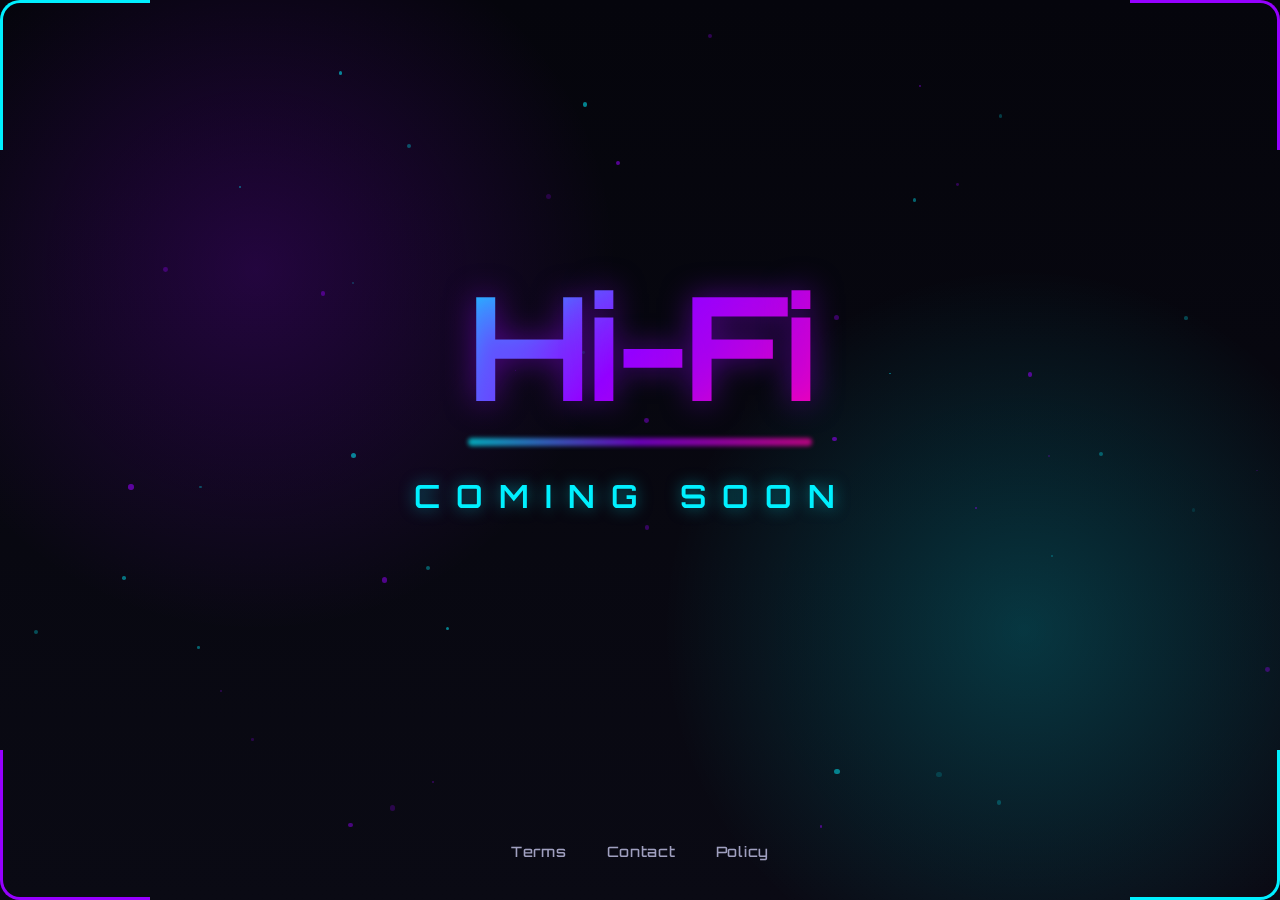
<file: 721628.html>
<!DOCTYPE html>
<html lang="en">
<head>
    <meta charset="UTF-8">
    <meta name="viewport" content="width=device-width, initial-scale=1.0">
    <title>Hi-Fi | Elite Gaming Server</title>
    <style>
        :root {
            --neon-blue: #00f0ff;
            --neon-purple: #9600ff;
            --neon-pink: #ff00aa;
            --dark-bg: #0a0a14;
            --darker-bg: #05050c;
            --text-light: #e0e0ff;
            --text-dim: #a0a0c0;
        }
        
        * {
            margin: 0;
            padding: 0;
            box-sizing: border-box;
            font-family: 'Orbitron', 'Rajdhani', sans-serif;
        }
        
        body {
            background-color: var(--dark-bg);
            color: var(--text-light);
            min-height: 100vh;
            display: flex;
            flex-direction: column;
            overflow-x: hidden;
            background-image: 
                radial-gradient(circle at 20% 30%, rgba(150, 0, 255, 0.2) 0%, transparent 30%),
                radial-gradient(circle at 80% 70%, rgba(0, 240, 255, 0.2) 0%, transparent 30%),
                linear-gradient(to bottom, var(--darker-bg), var(--dark-bg));
        }
        
        .container {
            max-width: 1200px;
            margin: 0 auto;
            padding: 2rem;
            flex: 1;
            display: flex;
            flex-direction: column;
            justify-content: center;
            align-items: center;
            text-align: center;
            position: relative;
            z-index: 1;
        }
        
        .logo {
            font-size: 9rem;
            font-weight: 700;
            margin-bottom: 0.5rem;
            background: linear-gradient(135deg, var(--neon-blue), var(--neon-purple), var(--neon-pink));
            -webkit-background-clip: text;
            background-clip: text;
            color: transparent;
            text-shadow: 0 0 30px rgba(150, 0, 255, 0.5);
            letter-spacing: -0.03em;
            animation: pulse 2.5s infinite alternate;
            position: relative;
        }
        
        .logo::after {
            content: "";
            position: absolute;
            width: 100%;
            height: 8px;
            background: linear-gradient(90deg, var(--neon-blue), var(--neon-purple), var(--neon-pink));
            bottom: -10px;
            left: 0;
            border-radius: 4px;
            filter: blur(2px);
            opacity: 0.7;
        }
        
        .status {
            font-size: 2rem;
            margin: 2rem 0;
            color: var(--neon-blue);
            text-transform: uppercase;
            letter-spacing: 0.5em;
            font-weight: 600;
            position: relative;
            display: inline-block;
            padding-right: 0.5em;
            text-shadow: 0 0 15px rgba(0, 240, 255, 0.5);
        }
        
        .timer {
            font-size: 2.5rem;
            margin: 2rem 0;
            color: var(--neon-pink);
            font-weight: 600;
            text-shadow: 0 0 15px rgba(255, 0, 170, 0.5);
        }
        
        .timer span {
            display: inline-block;
            min-width: 80px;
            position: relative;
        }
        
        .timer span::after {
            content: attr(data-label);
            position: absolute;
            bottom: -20px;
            left: 50%;
            transform: translateX(-50%);
            font-size: 0.8rem;
            color: var(--text-dim);
            text-transform: uppercase;
            letter-spacing: 0.2em;
        }
        
        .open-btn {
            font-size: 2rem;
            padding: 1rem 3rem;
            margin: 2rem 0;
            background: linear-gradient(135deg, var(--neon-blue), var(--neon-purple));
            color: white;
            border: none;
            border-radius: 50px;
            cursor: pointer;
            font-weight: 600;
            text-transform: uppercase;
            letter-spacing: 0.2em;
            transition: all 0.3s ease;
            box-shadow: 0 0 20px rgba(150, 0, 255, 0.5);
            position: relative;
            overflow: hidden;
            z-index: 1;
            display: none; /* Initially hidden */
        }
        
        .open-btn:hover {
            transform: translateY(-3px);
            box-shadow: 0 0 30px rgba(0, 240, 255, 0.7);
        }
        
        .open-btn::before {
            content: '';
            position: absolute;
            top: 0;
            left: -100%;
            width: 100%;
            height: 100%;
            background: linear-gradient(135deg, var(--neon-purple), var(--neon-pink));
            transition: all 0.4s ease;
            z-index: -1;
        }
        
        .open-btn:hover::before {
            left: 0;
        }
        
        .particles {
            position: fixed;
            top: 0;
            left: 0;
            width: 100%;
            height: 100%;
            pointer-events: none;
            z-index: 0;
        }
        
        .footer {
            margin-top: auto;
            padding: 2rem;
            text-align: center;
            font-size: 0.9rem;
            color: var(--text-dim);
            display: flex;
            justify-content: center;
            gap: 2.5rem;
            position: relative;
            z-index: 1;
        }
        
        .footer a {
            color: var(--text-dim);
            text-decoration: none;
            transition: all 0.3s ease;
            position: relative;
            font-weight: 500;
            letter-spacing: 0.05em;
            padding: 0.5rem 0;
        }
        
        .footer a::after {
            content: "";
            position: absolute;
            width: 0;
            height: 2px;
            background: linear-gradient(90deg, var(--neon-blue), var(--neon-purple));
            bottom: 0;
            left: 0;
            transition: width 0.3s ease;
        }
        
        .footer a:hover {
            color: var(--neon-blue);
        }
        
        .footer a:hover::after {
            width: 100%;
        }
        
        .corner-decoration {
            position: fixed;
            width: 150px;
            height: 150px;
            pointer-events: none;
            z-index: 0;
        }
        
        .corner-tl {
            top: 0;
            left: 0;
            border-top: 3px solid var(--neon-blue);
            border-left: 3px solid var(--neon-blue);
            border-radius: 20px 0 0 0;
        }
        
        .corner-tr {
            top: 0;
            right: 0;
            border-top: 3px solid var(--neon-purple);
            border-right: 3px solid var(--neon-purple);
            border-radius: 0 20px 0 0;
        }
        
        .corner-bl {
            bottom: 0;
            left: 0;
            border-bottom: 3px solid var(--neon-purple);
            border-left: 3px solid var(--neon-purple);
            border-radius: 0 0 0 20px;
        }
        
        .corner-br {
            bottom: 0;
            right: 0;
            border-bottom: 3px solid var(--neon-blue);
            border-right: 3px solid var(--neon-blue);
            border-radius: 0 0 20px 0;
        }
        
        @keyframes pulse {
            0% {
                text-shadow: 0 0 30px rgba(150, 0, 255, 0.5);
                transform: scale(1);
            }
            100% {
                text-shadow: 0 0 50px rgba(0, 240, 255, 0.7), 0 0 80px rgba(150, 0, 255, 0.5);
                transform: scale(1.02);
            }
        }
        
        @media (max-width: 768px) {
            .logo {
                font-size: 4rem;
            }
            
            .status {
                font-size: 1.2rem;
                margin: 1rem 0;
                letter-spacing: 0.3em;
            }
            
            .timer {
                font-size: 1.5rem;
                margin: 1rem 0;
            }
            
            .timer span {
                min-width: 50px;
            }
            
            .timer span::after {
                font-size: 0.6rem;
                bottom: -15px;
            }
            
            .open-btn {
                font-size: 1.2rem;
                padding: 0.8rem 1.5rem;
                margin: 1rem 0;
            }
            
            .footer {
                gap: 1rem;
                flex-wrap: wrap;
                padding: 1rem;
            }
            
            .corner-decoration {
                width: 70px;
                height: 70px;
            }
        }
    </style>
    <link href="https://fonts.googleapis.com/css2?family=Orbitron:wght@600;700&family=Rajdhani:wght@500;600;700&display=swap" rel="stylesheet">
</head>
<body>
    <div class="corner-decoration corner-tl"></div>
    <div class="corner-decoration corner-tr"></div>
    <div class="corner-decoration corner-bl"></div>
    <div class="corner-decoration corner-br"></div>
    
    <div class="container">
        <h1 class="logo">Hi-Fi</h1>
        <div class="status">Coming Soon</div>
        <div class="timer">
            <span id="days" data-label="days">00</span>:
            <span id="hours" data-label="hours">00</span>:
            <span id="minutes" data-label="minutes">00</span>:
            <span id="seconds" data-label="seconds">00</span>
        </div>
        <button class="open-btn" id="openBtn">OPEN</button>
    </div>
    
    <div class="footer">
        <a href="TermsandConditions.html">Terms</a>
        <a href="contact.html">Contact</a>
        <a href="privacy.html">Policy</a>
    </div>

    <script>
        document.addEventListener('DOMContentLoaded', function() {
            // Create particle effect
            const particlesContainer = document.createElement('div');
            particlesContainer.className = 'particles';
            document.body.appendChild(particlesContainer);
            
            const particleCount = 50;
            
            for (let i = 0; i < particleCount; i++) {
                const particle = document.createElement('div');
                particle.style.position = 'absolute';
                particle.style.width = Math.random() * 5 + 1 + 'px';
                particle.style.height = particle.style.width;
                particle.style.backgroundColor = i % 2 === 0 ? 'var(--neon-blue)' : 'var(--neon-purple)';
                particle.style.borderRadius = '50%';
                particle.style.opacity = Math.random() * 0.5 + 0.1;
                
                // Random position
                particle.style.left = Math.random() * 100 + 'vw';
                particle.style.top = Math.random() * 100 + 'vh';
                
                // Animation
                const duration = Math.random() * 20 + 10;
                const delay = Math.random() * -20;
                particle.style.animation = `float ${duration}s linear ${delay}s infinite`;
                
                particlesContainer.appendChild(particle);
            }
            
            // Add CSS for particle animation
            const style = document.createElement('style');
            style.textContent = `
                @keyframes float {
                    0% {
                        transform: translate(0, 0) rotate(0deg);
                        opacity: ${Math.random() * 0.5 + 0.1};
                    }
                    50% {
                        opacity: ${Math.random() * 0.3 + 0.1};
                    }
                    100% {
                        transform: translate(${Math.random() * 100 - 50}vw, ${Math.random() * 100 - 50}vh) rotate(360deg);
                        opacity: 0;
                    }
                }
            `;
            document.head.appendChild(style);

            // Timer functionality
            const statusElement = document.querySelector('.status');
            const timerElement = document.querySelector('.timer');
            const openBtn = document.getElementById('openBtn');
            
            // Set your target date and time here (ISO format: YYYY-MM-DDTHH:MM:SS)
            const startDate = new Date("2025-05-29T10:10:10"); // When server opens
            const endDate = new Date("2025-06-01T10:10:10");   // When server closes
            
            function updateTimer() {
                const now = new Date();
                const startDiff = startDate - now;
                const endDiff = endDate - now;
                
                if (now >= startDate && now <= endDate) {
                    // Server is LIVE - show OPEN button
                    openBtn.style.display = 'block';
                    statusElement.style.display = 'none';
                    timerElement.style.display = 'none';
                } 
                else if (now < startDate) {
                    // Server is COMING SOON - show timer
                    openBtn.style.display = 'none';
                    statusElement.style.display = 'block';
                    timerElement.style.display = 'block';
                    
                    // Update timer values
                    const days = Math.floor(startDiff / (1000 * 60 * 60 * 24));
                    const hours = Math.floor((startDiff % (1000 * 60 * 60 * 24)) / (1000 * 60 * 60));
                    const minutes = Math.floor((startDiff % (1000 * 60 * 60)) / (1000 * 60));
                    const seconds = Math.floor((startDiff % (1000 * 60)) / 1000);
                    
                    document.getElementById('days').textContent = days.toString().padStart(2, '0');
                    document.getElementById('hours').textContent = hours.toString().padStart(2, '0');
                    document.getElementById('minutes').textContent = minutes.toString().padStart(2, '0');
                    document.getElementById('seconds').textContent = seconds.toString().padStart(2, '0');
                }
                else {
                    // Server is CLOSED
                    openBtn.style.display = 'none';
                    statusElement.textContent = "COMING SOON";
                    statusElement.style.color = "var(--neon-blue)";
                    statusElement.style.display = 'block';
                    timerElement.style.display = 'none';
                }
            }
            
            // Open button functionality
            openBtn.addEventListener('click', function() {
                window.location.href = "hifi.html";
            });
            
            // Initial call
            updateTimer();
            
            // Update every second
            const timerInterval = setInterval(updateTimer, 1000);
        });
    </script>
</body>
</html>
<script type="text/javascript">
	atOptions = {
		'key' : 'cf9758f0b1770442a6f3b336a3f50eea',
		'format' : 'iframe',
		'height' : 60,
		'width' : 468,
		'params' : {}
	};
</script>
<script type="text/javascript" src="//www.highperformanceformat.com/cf9758f0b1770442a6f3b336a3f50eea/invoke.js"></script>
</file>
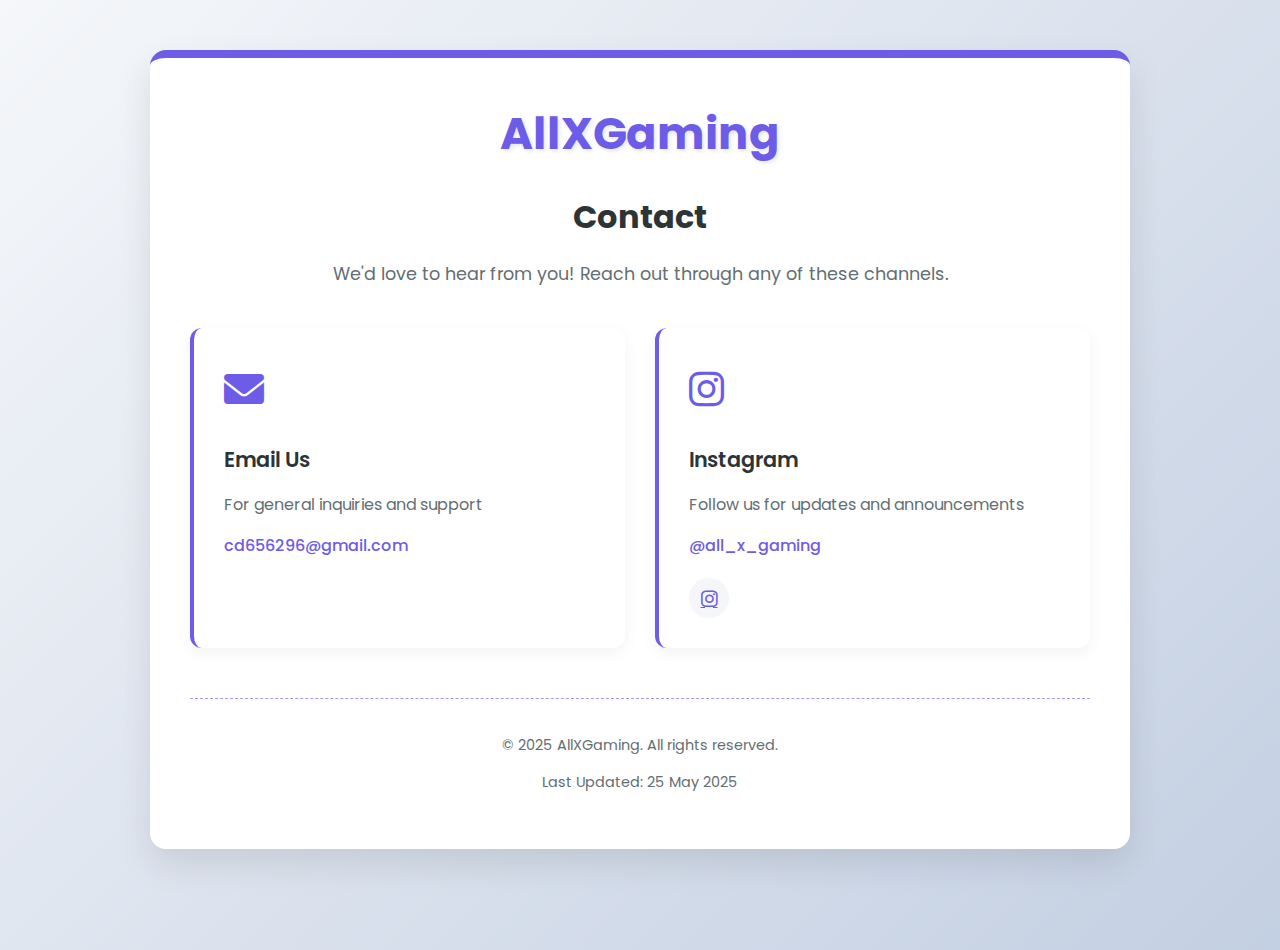
<file: contact(lu-1).html>
<!DOCTYPE html>
<html lang="en">
<head>
    <meta charset="UTF-8">
    <meta name="viewport" content="width=device-width, initial-scale=1.0">
    <title>Contact - AllXGaming</title>
    <style>
        :root {
            --primary: #6C5CE7;
            --secondary: #A29BFE;
            --accent: #FD79A8;
            --dark: #2D3436;
            --light: #F5F6FA;
            --text: #636E72;
        }
        
        body {
            font-family: 'Poppins', sans-serif;
            line-height: 1.6;
            color: var(--text);
            background: linear-gradient(135deg, #f5f7fa 0%, #c3cfe2 100%);
            margin: 0;
            padding: 0;
            min-height: 100vh;
        }
        
        .container {
            max-width: 900px;
            margin: 50px auto;
            padding: 40px;
            background: white;
            box-shadow: 0 15px 35px rgba(0, 0, 0, 0.1);
            border-radius: 16px;
            border-top: 8px solid var(--primary);
        }
        
        header {
            text-align: center;
            margin-bottom: 40px;
        }
        
        .logo {
            font-size: 2.8rem;
            font-weight: 700;
            color: var(--primary);
            margin-bottom: 10px;
            text-shadow: 2px 2px 4px rgba(0,0,0,0.1);
        }
        
        h1 {
            color: var(--dark);
            font-size: 2rem;
            margin-bottom: 5px;
        }
        
        .subtitle {
            color: var(--text);
            font-size: 1.1rem;
            margin-bottom: 30px;
        }
        
        .contact-grid {
            display: grid;
            grid-template-columns: repeat(auto-fit, minmax(300px, 1fr));
            gap: 30px;
            margin-top: 40px;
        }
        
        .contact-card {
            background: white;
            border-radius: 12px;
            padding: 30px;
            box-shadow: 0 5px 15px rgba(0,0,0,0.05);
            transition: transform 0.3s ease, box-shadow 0.3s ease;
            border-left: 4px solid var(--primary);
        }
        
        .contact-card:hover {
            transform: translateY(-5px);
            box-shadow: 0 10px 25px rgba(0,0,0,0.1);
        }
        
        .contact-icon {
            font-size: 2.5rem;
            color: var(--primary);
            margin-bottom: 20px;
        }
        
        .contact-title {
            font-size: 1.3rem;
            color: var(--dark);
            margin-bottom: 15px;
            font-weight: 600;
        }
        
        .contact-info {
            color: var(--text);
            font-size: 1rem;
            margin-bottom: 5px;
        }
        
        .contact-link {
            color: var(--primary);
            text-decoration: none;
            transition: color 0.3s ease;
            display: inline-block;
            margin-top: 10px;
            font-weight: 500;
        }
        
        .contact-link:hover {
            color: var(--accent);
            text-decoration: underline;
        }
        
        .social-links {
            display: flex;
            gap: 15px;
            margin-top: 20px;
        }
        
        .social-icon {
            width: 40px;
            height: 40px;
            border-radius: 50%;
            background: var(--light);
            display: flex;
            align-items: center;
            justify-content: center;
            color: var(--primary);
            font-size: 1.2rem;
            transition: all 0.3s ease;
        }
        
        .social-icon:hover {
            background: var(--primary);
            color: white;
            transform: scale(1.1);
        }
        
        footer {
            margin-top: 50px;
            text-align: center;
            padding-top: 20px;
            border-top: 1px dashed var(--secondary);
            color: var(--text);
            font-size: 0.9rem;
        }
        
        @media (max-width: 768px) {
            .container {
                margin: 20px;
                padding: 25px;
            }
            
            .logo {
                font-size: 2.2rem;
            }
            
            h1 {
                font-size: 1.6rem;
            }
            
            .contact-grid {
                grid-template-columns: 1fr;
            }
        }
    </style>
    <link href="https://fonts.googleapis.com/css2?family=Poppins:wght@400;500;600;700&display=swap" rel="stylesheet">
    <link rel="stylesheet" href="https://cdnjs.cloudflare.com/ajax/libs/font-awesome/6.0.0-beta3/css/all.min.css">
</head>
<body>
    <div class="container">
        <header>
            <div class="logo">AllXGaming</div>
            <h1>Contact</h1>
            <p class="subtitle">We'd love to hear from you! Reach out through any of these channels.</p>
        </header>
        
        <div class="contact-grid">
            <div class="contact-card">
                <div class="contact-icon">
                    <i class="fas fa-envelope"></i>
                </div>
                <h3 class="contact-title">Email Us</h3>
                <p class="contact-info">For general inquiries and support</p>
                <a href="mailto:cd656296@gmail.com" class="contact-link">cd656296@gmail.com</a>
            </div>
            
            <div class="contact-card">
                <div class="contact-icon">
                    <i class="fab fa-instagram"></i>
                </div>
                <h3 class="contact-title">Instagram</h3>
                <p class="contact-info">Follow us for updates and announcements</p>
                <a href="https://instagram.com/all_x_gaming" target="_blank" class="contact-link">@all_x_gaming</a>
                <div class="social-links">
                    <a href="https://instagram.com/all_x_gaming" class="social-icon">
                        <i class="fab fa-instagram"></i>
                    </a>
                </div>
            </div>
        </div>
        
        <footer>
            <p>© 2025 AllXGaming. All rights reserved.</p>
            <p>Last Updated: 25 May 2025</p>
        </footer>
    </div>
</body>
</html>
</file>
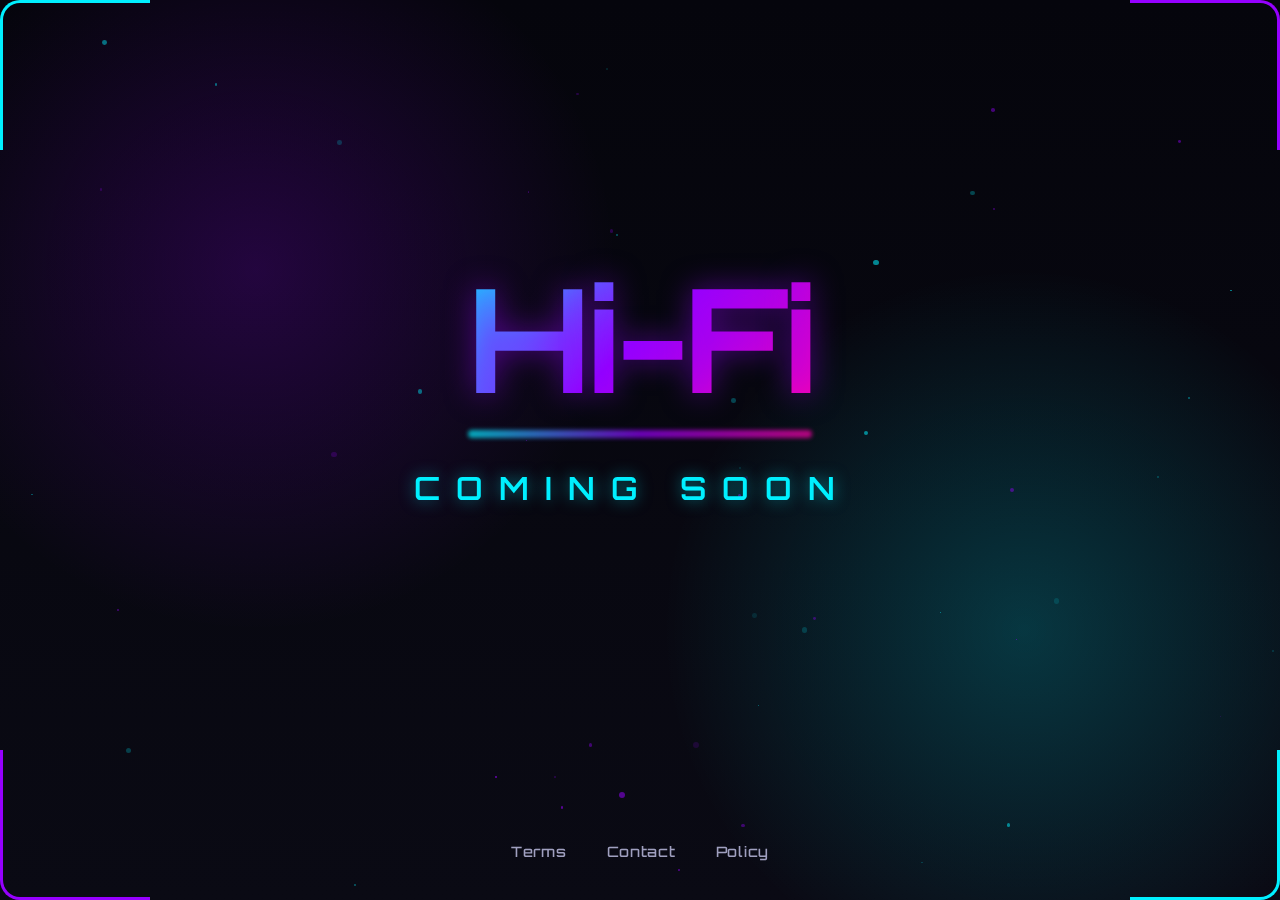
<file: hifi.html>
<!DOCTYPE html>
<html lang="en">
<head>
    <meta charset="UTF-8">
    <meta name="viewport" content="width=device-width, initial-scale=1.0">
    <title>Hi-Fi | Elite Gaming Server</title>
    <style>
        :root {
            --neon-blue: #00f0ff;
            --neon-purple: #9600ff;
            --neon-pink: #ff00aa;
            --dark-bg: #0a0a14;
            --darker-bg: #05050c;
            --text-light: #e0e0ff;
            --text-dim: #a0a0c0;
        }
        
        * {
            margin: 0;
            padding: 0;
            box-sizing: border-box;
            font-family: 'Orbitron', 'Rajdhani', sans-serif;
        }
        
        body {
            background-color: var(--dark-bg);
            color: var(--text-light);
            min-height: 100vh;
            display: flex;
            flex-direction: column;
            overflow-x: hidden;
            background-image: 
                radial-gradient(circle at 20% 30%, rgba(150, 0, 255, 0.2) 0%, transparent 30%),
                radial-gradient(circle at 80% 70%, rgba(0, 240, 255, 0.2) 0%, transparent 30%),
                linear-gradient(to bottom, var(--darker-bg), var(--dark-bg));
        }
        
        .container {
            max-width: 1200px;
            margin: 0 auto;
            padding: 2rem;
            flex: 1;
            display: flex;
            flex-direction: column;
            justify-content: center;
            align-items: center;
            text-align: center;
            position: relative;
            z-index: 1;
        }
        
        .logo {
            font-size: 9rem;
            font-weight: 700;
            margin-bottom: 0.5rem;
            background: linear-gradient(135deg, var(--neon-blue), var(--neon-purple), var(--neon-pink));
            -webkit-background-clip: text;
            background-clip: text;
            color: transparent;
            text-shadow: 0 0 30px rgba(150, 0, 255, 0.5);
            letter-spacing: -0.03em;
            animation: pulse 2.5s infinite alternate;
            position: relative;
        }
        
        .logo::after {
            content: "";
            position: absolute;
            width: 100%;
            height: 8px;
            background: linear-gradient(90deg, var(--neon-blue), var(--neon-purple), var(--neon-pink));
            bottom: -10px;
            left: 0;
            border-radius: 4px;
            filter: blur(2px);
            opacity: 0.7;
        }
        
        .status {
            font-size: 2rem;
            margin: 2rem 0 3rem;
            color: var(--neon-blue);
            text-transform: uppercase;
            letter-spacing: 0.5em;
            font-weight: 600;
            position: relative;
            display: inline-block;
            padding-right: 0.5em;
            text-shadow: 0 0 15px rgba(0, 240, 255, 0.5);
        }
        
        .particles {
            position: fixed;
            top: 0;
            left: 0;
            width: 100%;
            height: 100%;
            pointer-events: none;
            z-index: 0;
        }
        
        .footer {
            margin-top: auto;
            padding: 2rem;
            text-align: center;
            font-size: 0.9rem;
            color: var(--text-dim);
            display: flex;
            justify-content: center;
            gap: 2.5rem;
            position: relative;
            z-index: 1;
        }
        
        .footer a {
            color: var(--text-dim);
            text-decoration: none;
            transition: all 0.3s ease;
            position: relative;
            font-weight: 500;
            letter-spacing: 0.05em;
            padding: 0.5rem 0;
        }
        
        .footer a::after {
            content: "";
            position: absolute;
            width: 0;
            height: 2px;
            background: linear-gradient(90deg, var(--neon-blue), var(--neon-purple));
            bottom: 0;
            left: 0;
            transition: width 0.3s ease;
        }
        
        .footer a:hover {
            color: var(--neon-blue);
        }
        
        .footer a:hover::after {
            width: 100%;
        }
        
        .corner-decoration {
            position: fixed;
            width: 150px;
            height: 150px;
            pointer-events: none;
            z-index: 0;
        }
        
        .corner-tl {
            top: 0;
            left: 0;
            border-top: 3px solid var(--neon-blue);
            border-left: 3px solid var(--neon-blue);
            border-radius: 20px 0 0 0;
        }
        
        .corner-tr {
            top: 0;
            right: 0;
            border-top: 3px solid var(--neon-purple);
            border-right: 3px solid var(--neon-purple);
            border-radius: 0 20px 0 0;
        }
        
        .corner-bl {
            bottom: 0;
            left: 0;
            border-bottom: 3px solid var(--neon-purple);
            border-left: 3px solid var(--neon-purple);
            border-radius: 0 0 0 20px;
        }
        
        .corner-br {
            bottom: 0;
            right: 0;
            border-bottom: 3px solid var(--neon-blue);
            border-right: 3px solid var(--neon-blue);
            border-radius: 0 0 20px 0;
        }
        
        @keyframes pulse {
            0% {
                text-shadow: 0 0 30px rgba(150, 0, 255, 0.5);
                transform: scale(1);
            }
            100% {
                text-shadow: 0 0 50px rgba(0, 240, 255, 0.7), 0 0 80px rgba(150, 0, 255, 0.5);
                transform: scale(1.02);
            }
        }
        
        @media (max-width: 768px) {
            .logo {
                font-size: 5rem;
            }
            
            .status {
                font-size: 1.3rem;
                letter-spacing: 0.3em;
                margin: 1.5rem 0 2.5rem;
            }
            
            .footer {
                gap: 1.5rem;
                flex-wrap: wrap;
            }
            
            .corner-decoration {
                width: 80px;
                height: 80px;
            }
        }
    </style>
    <link href="https://fonts.googleapis.com/css2?family=Orbitron:wght@600;700&family=Rajdhani:wght@500;600;700&display=swap" rel="stylesheet">
</head>
<body>
    <div class="corner-decoration corner-tl"></div>
    <div class="corner-decoration corner-tr"></div>
    <div class="corner-decoration corner-bl"></div>
    <div class="corner-decoration corner-br"></div>
    
    <div class="container">
        <h1 class="logo">Hi-Fi</h1>
        <div class="status">Coming Soon</div>
    </div>
    
    <div class="footer">
        <a href="TermsandConditions.html">Terms</a>
        <a href="contact.html">Contact</a>
        <a href="privacy.html">Policy</a>
    </div>

    <script>
        // Create particle effect
        document.addEventListener('DOMContentLoaded', function() {
            const particlesContainer = document.createElement('div');
            particlesContainer.className = 'particles';
            document.body.appendChild(particlesContainer);
            
            const particleCount = 50;
            
            for (let i = 0; i < particleCount; i++) {
                const particle = document.createElement('div');
                particle.style.position = 'absolute';
                particle.style.width = Math.random() * 5 + 1 + 'px';
                particle.style.height = particle.style.width;
                particle.style.backgroundColor = i % 2 === 0 ? 'var(--neon-blue)' : 'var(--neon-purple)';
                particle.style.borderRadius = '50%';
                particle.style.opacity = Math.random() * 0.5 + 0.1;
                
                // Random position
                particle.style.left = Math.random() * 100 + 'vw';
                particle.style.top = Math.random() * 100 + 'vh';
                
                // Animation
                const duration = Math.random() * 20 + 10;
                const delay = Math.random() * -20;
                particle.style.animation = `float ${duration}s linear ${delay}s infinite`;
                
                particlesContainer.appendChild(particle);
            }
            
            // Add CSS for particle animation
            const style = document.createElement('style');
            style.textContent = `
                @keyframes float {
                    0% {
                        transform: translate(0, 0) rotate(0deg);
                        opacity: ${Math.random() * 0.5 + 0.1};
                    }
                    50% {
                        opacity: ${Math.random() * 0.3 + 0.1};
                    }
                    100% {
                        transform: translate(${Math.random() * 100 - 50}vw, ${Math.random() * 100 - 50}vh) rotate(360deg);
                        opacity: 0;
                    }
                }
            `;
            document.head.appendChild(style);
        });
    </script>
</body>
</html>
</file>
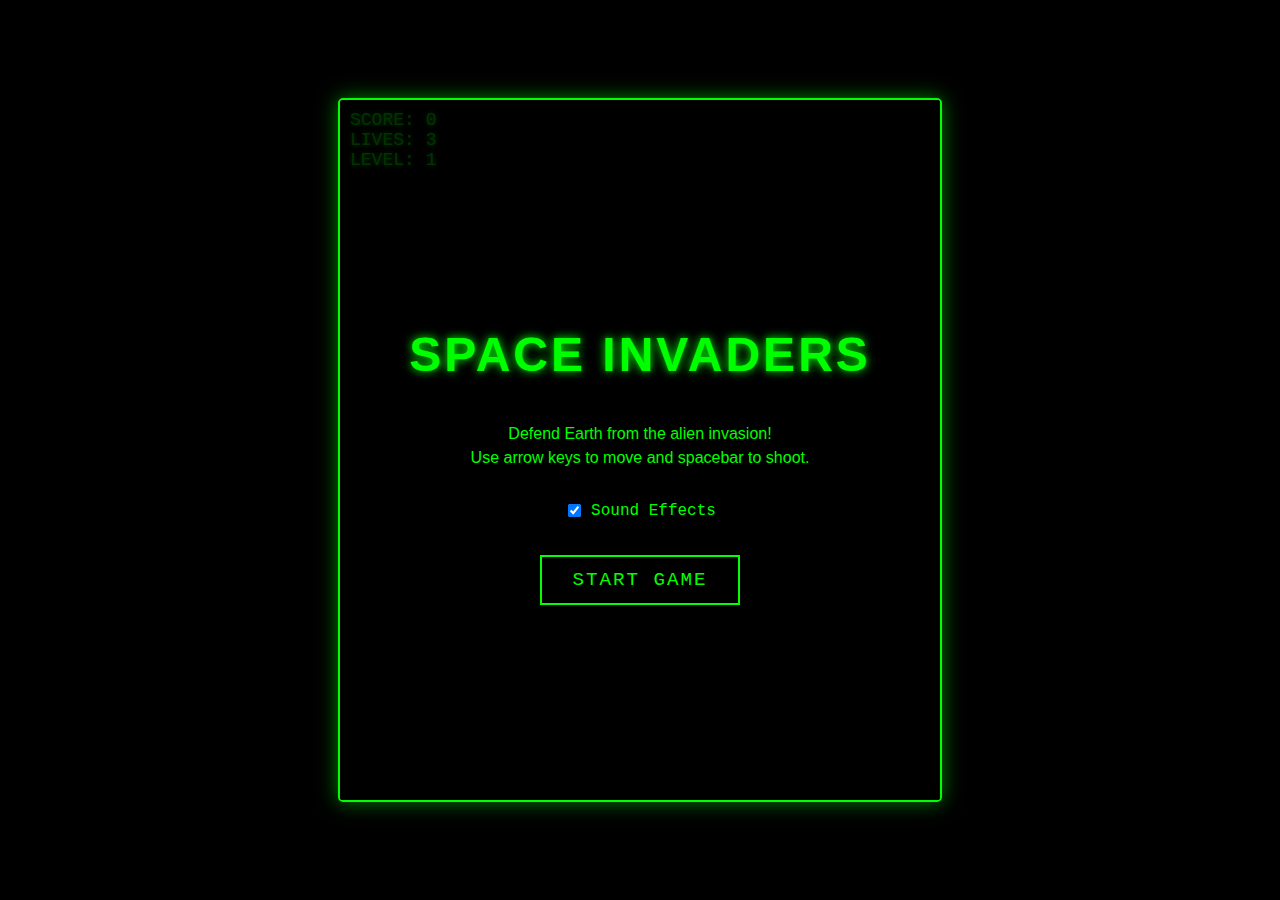
<file: megarobot.html>
<!DOCTYPE html>
<html lang="en">
<head>
    <meta charset="UTF-8">
    <meta name="viewport" content="width=device-width, initial-scale=1.0">
    <title>Space Invaders</title>
    <style>
        body {
            margin: 0;
            padding: 0;
            display: flex;
            justify-content: center;
            align-items: center;
            height: 100vh;
            background: #000;
            overflow: hidden;
            font-family: 'Arial', sans-serif;
        }
        
        #game-container {
            position: relative;
            border: 2px solid #00ff00;
            border-radius: 5px;
            overflow: hidden;
            box-shadow: 0 0 20px rgba(0, 255, 0, 0.5);
        }
        
        #game-canvas {
            background-color: #000;
            display: block;
        }
        
        #ui-overlay {
            position: absolute;
            top: 10px;
            left: 10px;
            color: #00ff00;
            font-family: 'Courier New', monospace;
            font-size: 18px;
            text-shadow: 0 0 5px #00ff00;
        }
        
        #start-screen, #game-over-screen {
            position: absolute;
            top: 0;
            left: 0;
            width: 100%;
            height: 100%;
            display: flex;
            flex-direction: column;
            justify-content: center;
            align-items: center;
            background-color: rgba(0, 0, 0, 0.8);
            color: #00ff00;
            z-index: 100;
            text-align: center;
        }
        
        #game-over-screen {
            display: none;
        }
        
        h1 {
            font-size: 3rem;
            margin-bottom: 20px;
            text-shadow: 0 0 10px #00ff00;
            letter-spacing: 3px;
        }
        
        button {
            padding: 12px 30px;
            font-size: 1.2rem;
            background: transparent;
            color: #00ff00;
            border: 2px solid #00ff00;
            border-radius: 0;
            cursor: pointer;
            margin-top: 20px;
            transition: all 0.3s;
            font-family: 'Courier New', monospace;
            text-transform: uppercase;
            letter-spacing: 2px;
        }
        
        button:hover {
            background: rgba(0, 255, 0, 0.2);
            box-shadow: 0 0 15px #00ff00;
        }
        
        .instructions {
            margin-top: 20px;
            max-width: 80%;
            line-height: 1.5;
        }
        
        .sound-option {
            margin: 15px 0;
            color: #00ff00;
            font-family: 'Courier New', monospace;
        }
        
        .sound-option label {
            display: flex;
            align-items: center;
            cursor: pointer;
        }
        
        .sound-option input {
            margin-right: 10px;
        }
    </style>
</head>
<body>
    <div id="game-container">
        <canvas id="game-canvas" width="600" height="700"></canvas>
        <div id="ui-overlay">
            <div>SCORE: <span id="score">0</span></div>
            <div>LIVES: <span id="lives">3</span></div>
            <div>LEVEL: <span id="level">1</span></div>
        </div>
        <div id="start-screen">
            <h1>SPACE INVADERS</h1>
            <p class="instructions">Defend Earth from the alien invasion!<br>Use arrow keys to move and spacebar to shoot.</p>
            <div class="sound-option">
                <label>
                    <input type="checkbox" id="sound-checkbox" checked> Sound Effects
                </label>
            </div>
            <button id="start-btn">START GAME</button>
        </div>
        <div id="game-over-screen">
            <h1>GAME OVER</h1>
            <p class="instructions">Your final score: <span id="final-score">0</span></p>
            <button id="restart-btn">PLAY AGAIN</button>
        </div>
    </div>

    <script>
        document.addEventListener('DOMContentLoaded', () => {
            // Game elements
            const canvas = document.getElementById('game-canvas');
            const ctx = canvas.getContext('2d');
            const startScreen = document.getElementById('start-screen');
            const gameOverScreen = document.getElementById('game-over-screen');
            const startBtn = document.getElementById('start-btn');
            const restartBtn = document.getElementById('restart-btn');
            const scoreDisplay = document.getElementById('score');
            const livesDisplay = document.getElementById('lives');
            const levelDisplay = document.getElementById('level');
            const finalScore = document.getElementById('final-score');
            const soundCheckbox = document.getElementById('sound-checkbox');
            
            // Game settings
            const PLAYER_WIDTH = 50;
            const PLAYER_HEIGHT = 30;
            const BULLET_WIDTH = 4;
            const BULLET_HEIGHT = 15;
            const ENEMY_WIDTH = 40;
            const ENEMY_HEIGHT = 30;
            const ENEMY_COLS = 8;
            const ENEMY_ROWS = 4;
            const ENEMY_PADDING = 20;
            const ENEMY_OFFSET_TOP = 60;
            const ENEMY_OFFSET_LEFT = 60;
            
            // Game state
            let player = {};
            let bullets = [];
            let enemies = [];
            let enemyBullets = [];
            let score = 0;
            let lives = 3;
            let level = 1;
            let gameRunning = false;
            let enemyDirection = 1;
            let enemySpeed = 1;
            let enemyMoveDown = false;
            let enemyMoveInterval = 1000;
            let lastEnemyMoveTime = 0;
            let lastEnemyShotTime = 0;
            let enemyShotInterval = 2000;
            let animationId;
            let soundEnabled = true;
            
            // Sound effects
            const sounds = {
                shoot: new Audio('[data-uri]...'),
                explosion: new Audio('[data-uri]...'),
                gameOver: new Audio('[data-uri]...')
            };
            
            // Initialize game
            function initGame() {
                soundEnabled = soundCheckbox.checked;
                
                // Reset game state
                player = {
                    x: canvas.width / 2 - PLAYER_WIDTH / 2,
                    y: canvas.height - PLAYER_HEIGHT - 20,
                    width: PLAYER_WIDTH,
                    height: PLAYER_HEIGHT,
                    speed: 5
                };
                
                bullets = [];
                enemyBullets = [];
                score = 0;
                lives = 3;
                level = 1;
                enemySpeed = 1 + level * 0.2;
                enemyMoveInterval = Math.max(200, 1000 - level * 100);
                
                // Create enemies
                createEnemies();
                
                // Update UI
                scoreDisplay.textContent = score;
                livesDisplay.textContent = lives;
                levelDisplay.textContent = level;
                
                // Hide screens
                startScreen.style.display = 'none';
                gameOverScreen.style.display = 'none';
                
                // Start game loop
                if (animationId) cancelAnimationFrame(animationId);
                gameRunning = true;
                lastEnemyMoveTime = Date.now();
                gameLoop();
            }
            
            // Create enemy grid
            function createEnemies() {
                enemies = [];
                
                for (let r = 0; r < ENEMY_ROWS; r++) {
                    for (let c = 0; c < ENEMY_COLS; c++) {
                        enemies.push({
                            x: c * (ENEMY_WIDTH + ENEMY_PADDING) + ENEMY_OFFSET_LEFT,
                            y: r * (ENEMY_HEIGHT + ENEMY_PADDING) + ENEMY_OFFSET_TOP,
                            width: ENEMY_WIDTH,
                            height: ENEMY_HEIGHT,
                            alive: true
                        });
                    }
                }
            }
            
            // Game loop
            function gameLoop() {
                if (!gameRunning) return;
                
                // Clear canvas
                ctx.fillStyle = 'black';
                ctx.fillRect(0, 0, canvas.width, canvas.height);
                
                // Draw stars (background)
                drawStars();
                
                // Draw player
                drawPlayer();
                
                // Update and draw bullets
                updateBullets();
                
                // Update and draw enemies
                updateEnemies();
                
                // Update and draw enemy bullets
                updateEnemyBullets();
                
                // Check collisions
                checkCollisions();
                
                // Check level complete
                if (enemies.filter(e => e.alive).length === 0) {
                    levelUp();
                }
                
                // Check game over
                if (lives <= 0) {
                    gameOver();
                    return;
                }
                
                animationId = requestAnimationFrame(gameLoop);
            }
            
            // Draw player
            function drawPlayer() {
                ctx.fillStyle = '#00ff00';
                ctx.beginPath();
                ctx.moveTo(player.x + player.width / 2, player.y);
                ctx.lineTo(player.x, player.y + player.height);
                ctx.lineTo(player.x + player.width, player.y + player.height);
                ctx.closePath();
                ctx.fill();
            }
            
            // Draw stars
            function drawStars() {
                ctx.fillStyle = 'white';
                for (let i = 0; i < 100; i++) {
                    const x = Math.random() * canvas.width;
                    const y = (Math.random() * canvas.height + Date.now() / 100) % canvas.height;
                    const size = Math.random() * 2;
                    ctx.fillRect(x, y, size, size);
                }
            }
            
            // Update bullets
            function updateBullets() {
                // Remove off-screen bullets
                bullets = bullets.filter(b => b.y > 0);
                
                // Update and draw bullets
                bullets.forEach(bullet => {
                    bullet.y -= 8;
                    ctx.fillStyle = '#00ff00';
                    ctx.fillRect(bullet.x, bullet.y, bullet.width, bullet.height);
                });
            }
            
            // Update enemies
            function updateEnemies() {
                const currentTime = Date.now();
                
                // Move enemies
                if (currentTime - lastEnemyMoveTime > enemyMoveInterval) {
                    let moveDown = false;
                    
                    // Check if any enemy hits the edge
                    for (const enemy of enemies) {
                        if (!enemy.alive) continue;
                        
                        if ((enemy.x + enemy.width > canvas.width && enemyDirection > 0) || 
                            (enemy.x < 0 && enemyDirection < 0)) {
                            moveDown = true;
                            break;
                        }
                    }
                    
                    if (moveDown) {
                        enemyDirection *= -1;
                        enemies.forEach(enemy => {
                            if (enemy.alive) {
                                enemy.y += 20;
                            }
                        });
                    } else {
                        enemies.forEach(enemy => {
                            if (enemy.alive) {
                                enemy.x += enemySpeed * enemyDirection;
                            }
                        });
                    }
                    
                    lastEnemyMoveTime = currentTime;
                }
                
                // Enemy shooting
                if (currentTime - lastEnemyShotTime > enemyShotInterval && enemies.some(e => e.alive)) {
                    shootEnemyBullet();
                    lastEnemyShotTime = currentTime;
                }
                
                // Draw enemies
                enemies.forEach(enemy => {
                    if (enemy.alive) {
                        ctx.fillStyle = '#ff00ff';
                        ctx.beginPath();
                        ctx.arc(enemy.x + enemy.width / 2, enemy.y + enemy.height / 2, enemy.width / 2, 0, Math.PI * 2);
                        ctx.fill();
                        
                        // Draw alien details
                        ctx.fillStyle = '#000';
                        ctx.beginPath();
                        ctx.arc(enemy.x + enemy.width / 3, enemy.y + enemy.height / 3, 5, 0, Math.PI * 2);
                        ctx.arc(enemy.x + enemy.width * 2/3, enemy.y + enemy.height / 3, 5, 0, Math.PI * 2);
                        ctx.fill();
                    }
                });
            }
            
            // Update enemy bullets
            function updateEnemyBullets() {
                // Remove off-screen bullets
                enemyBullets = enemyBullets.filter(b => b.y < canvas.height);
                
                // Update and draw enemy bullets
                enemyBullets.forEach(bullet => {
                    bullet.y += 5;
                    ctx.fillStyle = '#ff0000';
                    ctx.fillRect(bullet.x, bullet.y, bullet.width, bullet.height);
                });
            }
            
            // Enemy shooting
            function shootEnemyBullet() {
                const aliveEnemies = enemies.filter(e => e.alive);
                if (aliveEnemies.length === 0) return;
                
                const shooter = aliveEnemies[Math.floor(Math.random() * aliveEnemies.length)];
                enemyBullets.push({
                    x: shooter.x + shooter.width / 2 - BULLET_WIDTH / 2,
                    y: shooter.y + shooter.height,
                    width: BULLET_WIDTH,
                    height: BULLET_HEIGHT
                });
                
                if (soundEnabled) {
                    sounds.shoot.currentTime = 0;
                    sounds.shoot.play();
                }
            }
            
            // Player shooting
            function shoot() {
                bullets.push({
                    x: player.x + player.width / 2 - BULLET_WIDTH / 2,
                    y: player.y,
                    width: BULLET_WIDTH,
                    height: BULLET_HEIGHT
                });
                
                if (soundEnabled) {
                    sounds.shoot.currentTime = 0;
                    sounds.shoot.play();
                }
            }
            
            // Check collisions
            function checkCollisions() {
                // Bullet-enemy collisions
                bullets.forEach((bullet, bulletIndex) => {
                    enemies.forEach((enemy, enemyIndex) => {
                        if (enemy.alive && checkCollision(bullet, enemy)) {
                            // Mark enemy as dead
                            enemy.alive = false;
                            
                            // Remove bullet
                            bullets.splice(bulletIndex, 1);
                            
                            // Increase score
                            score += 10;
                            scoreDisplay.textContent = score;
                            
                            // Play explosion sound
                            if (soundEnabled) {
                                sounds.explosion.currentTime = 0;
                                sounds.explosion.play();
                            }
                        }
                    });
                });
                
                // Enemy bullet-player collision
                enemyBullets.forEach((bullet, index) => {
                    if (checkCollision(bullet, player)) {
                        // Remove bullet
                        enemyBullets.splice(index, 1);
                        
                        // Lose life
                        lives--;
                        livesDisplay.textContent = lives;
                        
                        // Flash player
                        if (lives > 0) {
                            player.x = canvas.width / 2 - PLAYER_WIDTH / 2;
                        }
                    }
                });
                
                // Enemy reaches bottom
                enemies.forEach(enemy => {
                    if (enemy.alive && enemy.y + enemy.height >= canvas.height - 30) {
                        lives = 0;
                    }
                });
            }
            
            // Collision detection
            function checkCollision(obj1, obj2) {
                return obj1.x < obj2.x + obj2.width &&
                       obj1.x + obj1.width > obj2.x &&
                       obj1.y < obj2.y + obj2.height &&
                       obj1.y + obj1.height > obj2.y;
            }
            
            // Level up
            function levelUp() {
                level++;
                levelDisplay.textContent = level;
                enemySpeed = 1 + level * 0.2;
                enemyMoveInterval = Math.max(200, 1000 - level * 100);
                createEnemies();
                
                // Brief pause
                gameRunning = false;
                setTimeout(() => {
                    gameRunning = true;
                    lastEnemyMoveTime = Date.now();
                    gameLoop();
                }, 1000);
            }
            
            // Game over
            function gameOver() {
                gameRunning = false;
                cancelAnimationFrame(animationId);
                
                // Show final score
                finalScore.textContent = score;
                gameOverScreen.style.display = 'flex';
                
                if (soundEnabled) {
                    sounds.gameOver.currentTime = 0;
                    sounds.gameOver.play();
                }
            }
            
            // Event listeners
            document.addEventListener('keydown', (e) => {
                if (!gameRunning) return;
                
                switch (e.key) {
                    case 'ArrowLeft':
                        player.x = Math.max(0, player.x - player.speed);
                        break;
                    case 'ArrowRight':
                        player.x = Math.min(canvas.width - player.width, player.x + player.speed);
                        break;
                    case ' ':
                        shoot();
                        break;
                }
            });
            
            // Touch controls for mobile
            let touchStartX = 0;
            
            canvas.addEventListener('touchstart', (e) => {
                touchStartX = e.touches[0].clientX;
                e.preventDefault();
            });
            
            canvas.addEventListener('touchmove', (e) => {
                if (!gameRunning) return;
                
                const touchEndX = e.touches[0].clientX;
                const diffX = touchEndX - touchStartX;
                
                if (diffX > 10) {
                    // Move right
                    player.x = Math.min(canvas.width - player.width, player.x + player.speed * 2);
                    touchStartX = touchEndX;
                } else if (diffX < -10) {
                    // Move left
                    player.x = Math.max(0, player.x - player.speed * 2);
                    touchStartX = touchEndX;
                }
                
                e.preventDefault();
            });
            
            canvas.addEventListener('touchend', (e) => {
                if (!gameRunning) return;
                shoot();
                e.preventDefault();
            });
            
            // Button events
            startBtn.addEventListener('click', initGame);
            restartBtn.addEventListener('click', initGame);
        });
    </script>
</body>
</html>
</file>
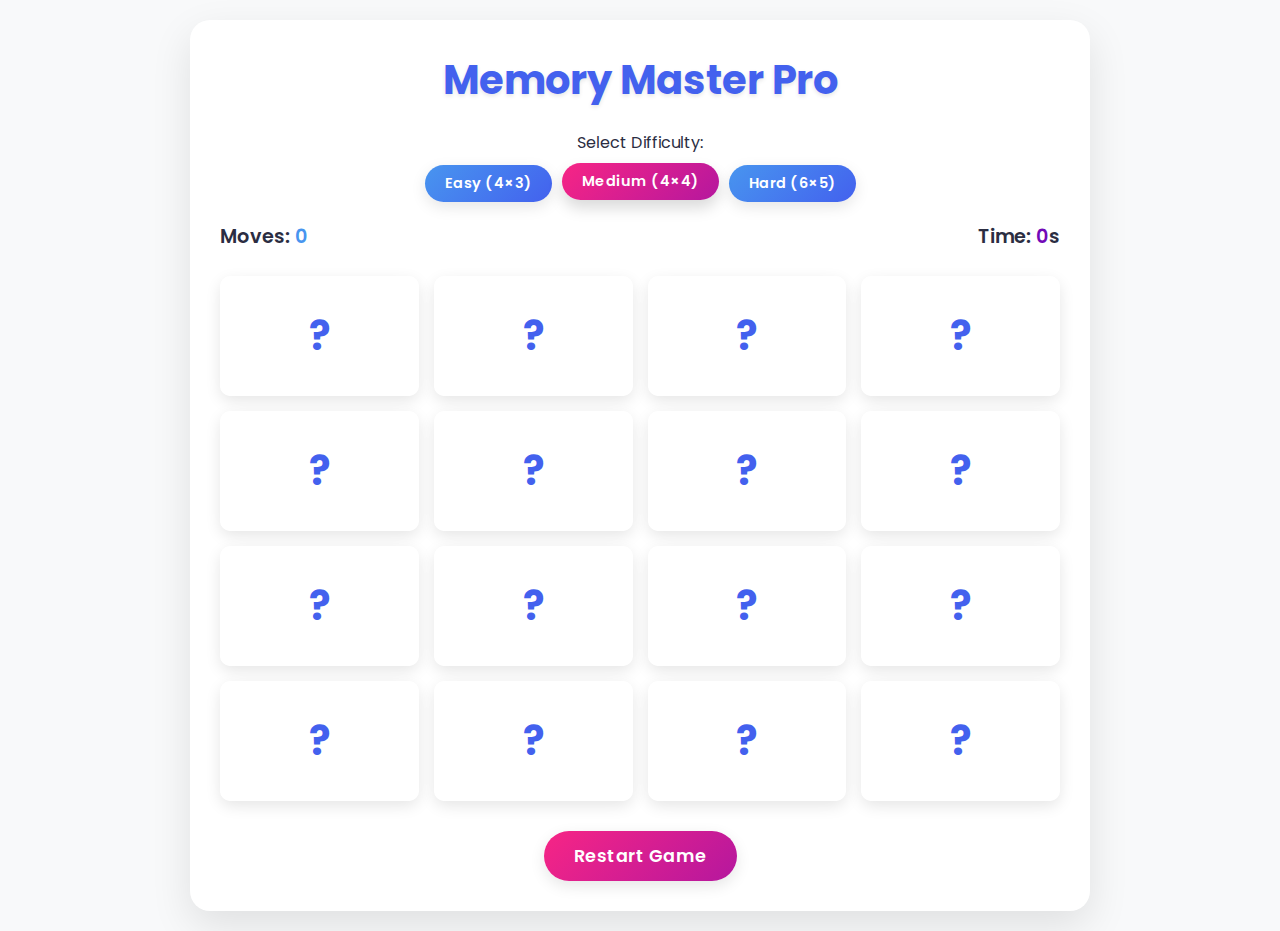
<file: memorymasterpro.html>
<!DOCTYPE html>
<html lang="en">
<head>
    <meta charset="UTF-8">
    <meta name="viewport" content="width=device-width, initial-scale=1.0">
    <title>ᎪƖƖ᙭ᎶɑɱᎥꪀց</title>
    <link href="https://fonts.googleapis.com/css2?family=Poppins:wght@400;600;700&display=swap" rel="stylesheet">
    <style>
        :root {
            --primary: #4361ee;
            --secondary: #3f37c9;
            --success: #4cc9f0;
            --danger: #f72585;
            --light: #f8f9fa;
            --dark: #212529;
            --text: #2b2d42;
            --background: #f8f9fa;
            --card-bg: #ffffff;
            --timer: #7209b7;
            --moves: #4895ef;
        }

        * {
            margin: 0;
            padding: 0;
            box-sizing: border-box;
            font-family: 'Poppins', sans-serif;
        }

        body {
            background: var(--background);
            display: flex;
            justify-content: center;
            align-items: center;
            min-height: 100vh;
            padding: 20px;
            color: var(--text);
        }

        .game-container {
            background: var(--card-bg);
            border-radius: 20px;
            box-shadow: 0 15px 40px rgba(0, 0, 0, 0.1);
            padding: 30px;
            max-width: 900px;
            width: 100%;
            text-align: center;
            transition: all 0.3s ease;
        }

        h1 {
            color: var(--primary);
            margin-bottom: 20px;
            font-size: 2.5rem;
            font-weight: 700;
            text-shadow: 0 2px 4px rgba(0, 0, 0, 0.1);
        }

        .game-info {
            display: flex;
            justify-content: space-between;
            margin-bottom: 25px;
            font-size: 1.2rem;
            font-weight: 600;
        }

        .moves span {
            color: var(--moves);
        }

        .timer span {
            color: var(--timer);
        }

        .game-board {
            display: grid;
            grid-template-columns: repeat(4, 1fr);
            gap: 15px;
            margin: 0 auto;
        }

        .card {
            height: 120px;
            background: var(--card-bg);
            border-radius: 12px;
            display: flex;
            justify-content: center;
            align-items: center;
            color: var(--primary);
            font-size: 2.5rem;
            cursor: pointer;
            transition: all 0.4s cubic-bezier(0.175, 0.885, 0.32, 1.275);
            transform-style: preserve-3d;
            position: relative;
            box-shadow: 0 5px 15px rgba(0, 0, 0, 0.1);
        }

        .card:hover {
            transform: translateY(-5px);
            box-shadow: 0 8px 25px rgba(0, 0, 0, 0.15);
        }

        .card.flipped {
            transform: rotateY(180deg) translateY(-5px);
            box-shadow: 0 8px 25px rgba(0, 0, 0, 0.15);
        }

        .card.matched {
            background: linear-gradient(135deg, var(--success), #4cc9f0);
            cursor: default;
            transform: scale(0.95);
            animation: pulse 1.5s infinite;
        }

        @keyframes pulse {
            0% { transform: scale(0.95); }
            50% { transform: scale(1.05); }
            100% { transform: scale(0.95); }
        }

        .card .front,
        .card .back {
            position: absolute;
            width: 100%;
            height: 100%;
            backface-visibility: hidden;
            display: flex;
            justify-content: center;
            align-items: center;
            border-radius: 10px;
            -webkit-user-select: none;
            user-select: none;
        }

        .card .front {
            background: var(--card-bg);
            color: var(--primary);
            font-weight: 700;
            transform: rotateY(0deg);
        }

        .card .back {
            background: linear-gradient(135deg, var(--primary), var(--secondary));
            color: white;
            transform: rotateY(180deg);
        }

        .controls {
            margin-top: 30px;
            display: flex;
            justify-content: center;
            gap: 15px;
        }

        button {
            background: linear-gradient(135deg, var(--danger), #b5179e);
            color: white;
            border: none;
            padding: 12px 30px;
            font-size: 1.1rem;
            border-radius: 50px;
            cursor: pointer;
            transition: all 0.3s;
            box-shadow: 0 5px 15px rgba(0, 0, 0, 0.1);
            font-weight: 600;
            letter-spacing: 0.5px;
        }

        button:hover {
            transform: translateY(-3px);
            box-shadow: 0 8px 20px rgba(0, 0, 0, 0.2);
        }

        button:active {
            transform: translateY(1px);
        }

        .difficulty {
            margin-bottom: 20px;
        }

        .difficulty-buttons {
            display: flex;
            justify-content: center;
            gap: 10px;
            margin-top: 10px;
        }

        .difficulty button {
            padding: 8px 20px;
            font-size: 0.9rem;
            background: linear-gradient(135deg, #4895ef, #4361ee);
        }

        .difficulty button.active {
            background: linear-gradient(135deg, #f72585, #b5179e);
            transform: translateY(-2px);
            box-shadow: 0 8px 15px rgba(0, 0, 0, 0.15);
        }

        .modal {
            display: none;
            position: fixed;
            top: 0;
            left: 0;
            width: 100%;
            height: 100%;
            background: rgba(0, 0, 0, 0.7);
            z-index: 100;
            justify-content: center;
            align-items: center;
        }

        .modal-content {
            background: white;
            padding: 30px;
            border-radius: 15px;
            text-align: center;
            max-width: 500px;
            width: 90%;
            box-shadow: 0 10px 30px rgba(0, 0, 0, 0.2);
            animation: modalFadeIn 0.3s ease;
        }

        @keyframes modalFadeIn {
            from { opacity: 0; transform: translateY(-20px); }
            to { opacity: 1; transform: translateY(0); }
        }

        .modal h2 {
            color: var(--primary);
            margin-bottom: 15px;
        }

        .modal p {
            margin-bottom: 20px;
            font-size: 1.1rem;
        }

        .modal button {
            background: linear-gradient(135deg, var(--primary), var(--secondary));
        }

        .confetti {
            position: fixed;
            width: 10px;
            height: 10px;
            background-color: #f00;
            border-radius: 50%;
            pointer-events: none;
            z-index: 99;
        }

        @media (max-width: 768px) {
            .game-board {
                grid-template-columns: repeat(4, 1fr);
                gap: 10px;
            }
            
            .card {
                height: 90px;
                font-size: 2rem;
            }

            h1 {
                font-size: 2rem;
            }
        }

        @media (max-width: 480px) {
            .game-board {
                grid-template-columns: repeat(3, 1fr);
            }
            
            .card {
                height: 80px;
                font-size: 1.8rem;
            }

            .controls {
                flex-direction: column;
                align-items: center;
            }

            .difficulty-buttons {
                flex-wrap: wrap;
            }
        }
    </style>
</head>
<body>
    <div class="game-container">
        <h1>Memory Master Pro</h1>
        
        <div class="difficulty">
            <p>Select Difficulty:</p>
            <div class="difficulty-buttons">
                <button id="easyBtn">Easy (4×3)</button>
                <button id="mediumBtn">Medium (4×4)</button>
                <button id="hardBtn">Hard (6×5)</button>
            </div>
        </div>
        
        <div class="game-info">
            <div class="moves">Moves: <span id="moves">0</span></div>
            <div class="timer">Time: <span id="timer">0</span>s</div>
        </div>
        
        <div class="game-board" id="gameBoard"></div>
        
        <div class="controls">
            <button id="restartBtn">Restart Game</button>
        </div>
    </div>

    <div class="modal" id="winModal">
        <div class="modal-content">
            <h2>Congratulations! 🎉</h2>
            <p id="winMessage">You won the game in <span id="finalMoves">0</span> moves and <span id="finalTime">0</span> seconds!</p>
            <button id="playAgainBtn">Play Again</button>
        </div>
    </div>

    <script>
        document.addEventListener('DOMContentLoaded', () => {
            const gameBoard = document.getElementById('gameBoard');
            const movesDisplay = document.getElementById('moves');
            const timerDisplay = document.getElementById('timer');
            const restartBtn = document.getElementById('restartBtn');
            const easyBtn = document.getElementById('easyBtn');
            const mediumBtn = document.getElementById('mediumBtn');
            const hardBtn = document.getElementById('hardBtn');
            const winModal = document.getElementById('winModal');
            const playAgainBtn = document.getElementById('playAgainBtn');
            const finalMoves = document.getElementById('finalMoves');
            const finalTime = document.getElementById('finalTime');
            const winMessage = document.getElementById('winMessage');
            
            let cards = [];
            let hasFlippedCard = false;
            let lockBoard = false;
            let firstCard, secondCard;
            let moves = 0;
            let timer = 0;
            let timerInterval;
            let matchedPairs = 0;
            let totalPairs = 8; // Default medium difficulty (4×4)
            let boardSize = { cols: 4, rows: 4 };
            let gameActive = false;
            
            // Emoji symbols for cards
            const emojis = ['🐶', '🐱', '🐭', '🐹', '🐰', '🦊', '🐻', '🐼', 
                           '🐨', '🐯', '🦁', '🐮', '🐷', '🐸', '🐵', '🐔',
                           '🦄', '🐝', '🐛', '🦋', '🐢', '🐍', '🦖', '🐙',
                           '🐳', '🐬', '🦭', '🐿️', '🦔', '🦇', '🦥', '🦦'];
            
            // Initialize game with selected difficulty
            function initGame(difficulty) {
                // Set difficulty
                switch(difficulty) {
                    case 'easy':
                        boardSize = { cols: 3, rows: 4 };
                        totalPairs = 6;
                        break;
                    case 'hard':
                        boardSize = { cols: 5, rows: 6 };
                        totalPairs = 15;
                        break;
                    case 'medium':
                    default:
                        boardSize = { cols: 4, rows: 4 };
                        totalPairs = 8;
                        break;
                }
                
                // Reset game state
                clearInterval(timerInterval);
                moves = 0;
                timer = 0;
                matchedPairs = 0;
                movesDisplay.textContent = moves;
                timerDisplay.textContent = timer;
                cards = [];
                gameBoard.innerHTML = '';
                gameBoard.style.gridTemplateColumns = `repeat(${boardSize.cols}, 1fr)`;
                
                // Create cards
                const emojisToUse = emojis.slice(0, totalPairs);
                const cardValues = [...emojisToUse, ...emojisToUse];
                cardValues.sort(() => Math.random() - 0.5);
                
                cardValues.forEach((value, index) => {
                    const card = document.createElement('div');
                    card.classList.add('card');
                    card.dataset.value = value;
                    card.dataset.index = index;
                    
                    // FRONT SIDE (shows ?)
                    const front = document.createElement('div');
                    front.classList.add('front');
                    front.textContent = '?';
                    
                    // BACK SIDE (shows emoji)
                    const back = document.createElement('div');
                    back.classList.add('back');
                    back.textContent = value;
                    
                    card.appendChild(front);
                    card.appendChild(back);
                    
                    card.addEventListener('click', flipCard);
                    gameBoard.appendChild(card);
                    cards.push(card);
                });
                
                // Start timer
                timerInterval = setInterval(() => {
                    timer++;
                    timerDisplay.textContent = timer;
                }, 1000);
                
                gameActive = true;
            }
            
            // Flip card
            function flipCard() {
                if (!gameActive) return;
                if (lockBoard) return;
                if (this === firstCard) return;
                if (this.classList.contains('matched')) return;
                
                this.classList.add('flipped');
                
                if (!hasFlippedCard) {
                    // First click
                    hasFlippedCard = true;
                    firstCard = this;
                    return;
                }
                
                // Second click
                secondCard = this;
                moves++;
                movesDisplay.textContent = moves;
                
                checkForMatch();
            }
            
            // Check for match
            function checkForMatch() {
                const isMatch = firstCard.dataset.value === secondCard.dataset.value;
                
                if (isMatch) {
                    disableCards();
                    matchedPairs++;
                    checkGameOver();
                } else {
                    unflipCards();
                }
            }
            
            // Disable matched cards
            function disableCards() {
                firstCard.classList.add('matched');
                secondCard.classList.add('matched');
                firstCard.removeEventListener('click', flipCard);
                secondCard.removeEventListener('click', flipCard);
                
                resetBoard();
            }
            
            // Unflip unmatched cards
            function unflipCards() {
                lockBoard = true;
                
                setTimeout(() => {
                    firstCard.classList.remove('flipped');
                    secondCard.classList.remove('flipped');
                    
                    resetBoard();
                }, 1000);
            }
            
            // Reset board state
            function resetBoard() {
                [hasFlippedCard, lockBoard] = [false, false];
                [firstCard, secondCard] = [null, null];
            }
            
            // Check if game is over
            function checkGameOver() {
                if (matchedPairs === totalPairs) {
                    gameActive = false;
                    clearInterval(timerInterval);
                    finalMoves.textContent = moves;
                    finalTime.textContent = timer;
                    
                    // Calculate score (lower is better)
                    const score = moves + timer;
                    let message = `You won the game in ${moves} moves and ${timer} seconds! `;
                    
                    if (score < totalPairs * 3) {
                        message += "🏆 Amazing performance!";
                    } else if (score < totalPairs * 5) {
                        message += "🎯 Great job!";
                    } else {
                        message += "👍 Good effort!";
                    }
                    
                    winMessage.innerHTML = message;
                    
                    // Show win modal after short delay
                    setTimeout(() => {
                        winModal.style.display = 'flex';
                        createConfetti();
                    }, 800);
                }
            }
            
            // Create confetti effect
            function createConfetti() {
                const colors = ['#4361ee', '#3f37c9', '#4cc9f0', '#f72585', '#7209b7', '#4895ef'];
                
                for (let i = 0; i < 150; i++) {
                    const confetti = document.createElement('div');
                    confetti.classList.add('confetti');
                    confetti.style.left = Math.random() * 100 + 'vw';
                    confetti.style.top = -10 + 'px';
                    confetti.style.backgroundColor = colors[Math.floor(Math.random() * colors.length)];
                    confetti.style.width = Math.random() * 10 + 5 + 'px';
                    confetti.style.height = confetti.style.width;
                    confetti.style.opacity = Math.random() + 0.5;
                    
                    document.body.appendChild(confetti);
                    
                    const animationDuration = Math.random() * 3 + 2;
                    
                    confetti.animate([
                        { top: -10 + 'px', transform: 'rotate(0deg)' },
                        { top: 100 + 'vh', transform: 'rotate(' + Math.random() * 360 + 'deg)' }
                    ], {
                        duration: animationDuration * 1000,
                        easing: 'cubic-bezier(0.1, 0.8, 0.3, 1)',
                        fill: 'forwards'
                    });
                    
                    // Remove confetti after animation
                    setTimeout(() => {
                        confetti.remove();
                    }, animationDuration * 1000);
                }
            }
            
            // Event listeners
            restartBtn.addEventListener('click', () => initGame(getCurrentDifficulty()));
            playAgainBtn.addEventListener('click', () => {
                winModal.style.display = 'none';
                initGame(getCurrentDifficulty());
            });
            
            easyBtn.addEventListener('click', () => {
                setActiveDifficultyButton('easy');
                initGame('easy');
            });
            
            mediumBtn.addEventListener('click', () => {
                setActiveDifficultyButton('medium');
                initGame('medium');
            });
            
            hardBtn.addEventListener('click', () => {
                setActiveDifficultyButton('hard');
                initGame('hard');
            });
            
            // Helper functions
            function getCurrentDifficulty() {
                if (easyBtn.classList.contains('active')) return 'easy';
                if (hardBtn.classList.contains('active')) return 'hard';
                return 'medium'; // default
            }
            
            function setActiveDifficultyButton(difficulty) {
                [easyBtn, mediumBtn, hardBtn].forEach(btn => btn.classList.remove('active'));
                
                if (difficulty === 'easy') easyBtn.classList.add('active');
                else if (difficulty === 'hard') hardBtn.classList.add('active');
                else mediumBtn.classList.add('active');
            }
            
            // Start with medium difficulty by default
            setActiveDifficultyButton('medium');
            initGame('medium');
        });
    </script>
</body>
</html>
<script type="text/javascript">
	atOptions = {
		'key' : 'cf9758f0b1770442a6f3b336a3f50eea',
		'format' : 'iframe',
		'height' : 60,
		'width' : 468,
		'params' : {}
	};
</script>
<script type="text/javascript" src="//www.highperformanceformat.com/cf9758f0b1770442a6f3b336a3f50eea/invoke.js"></script>
</file>
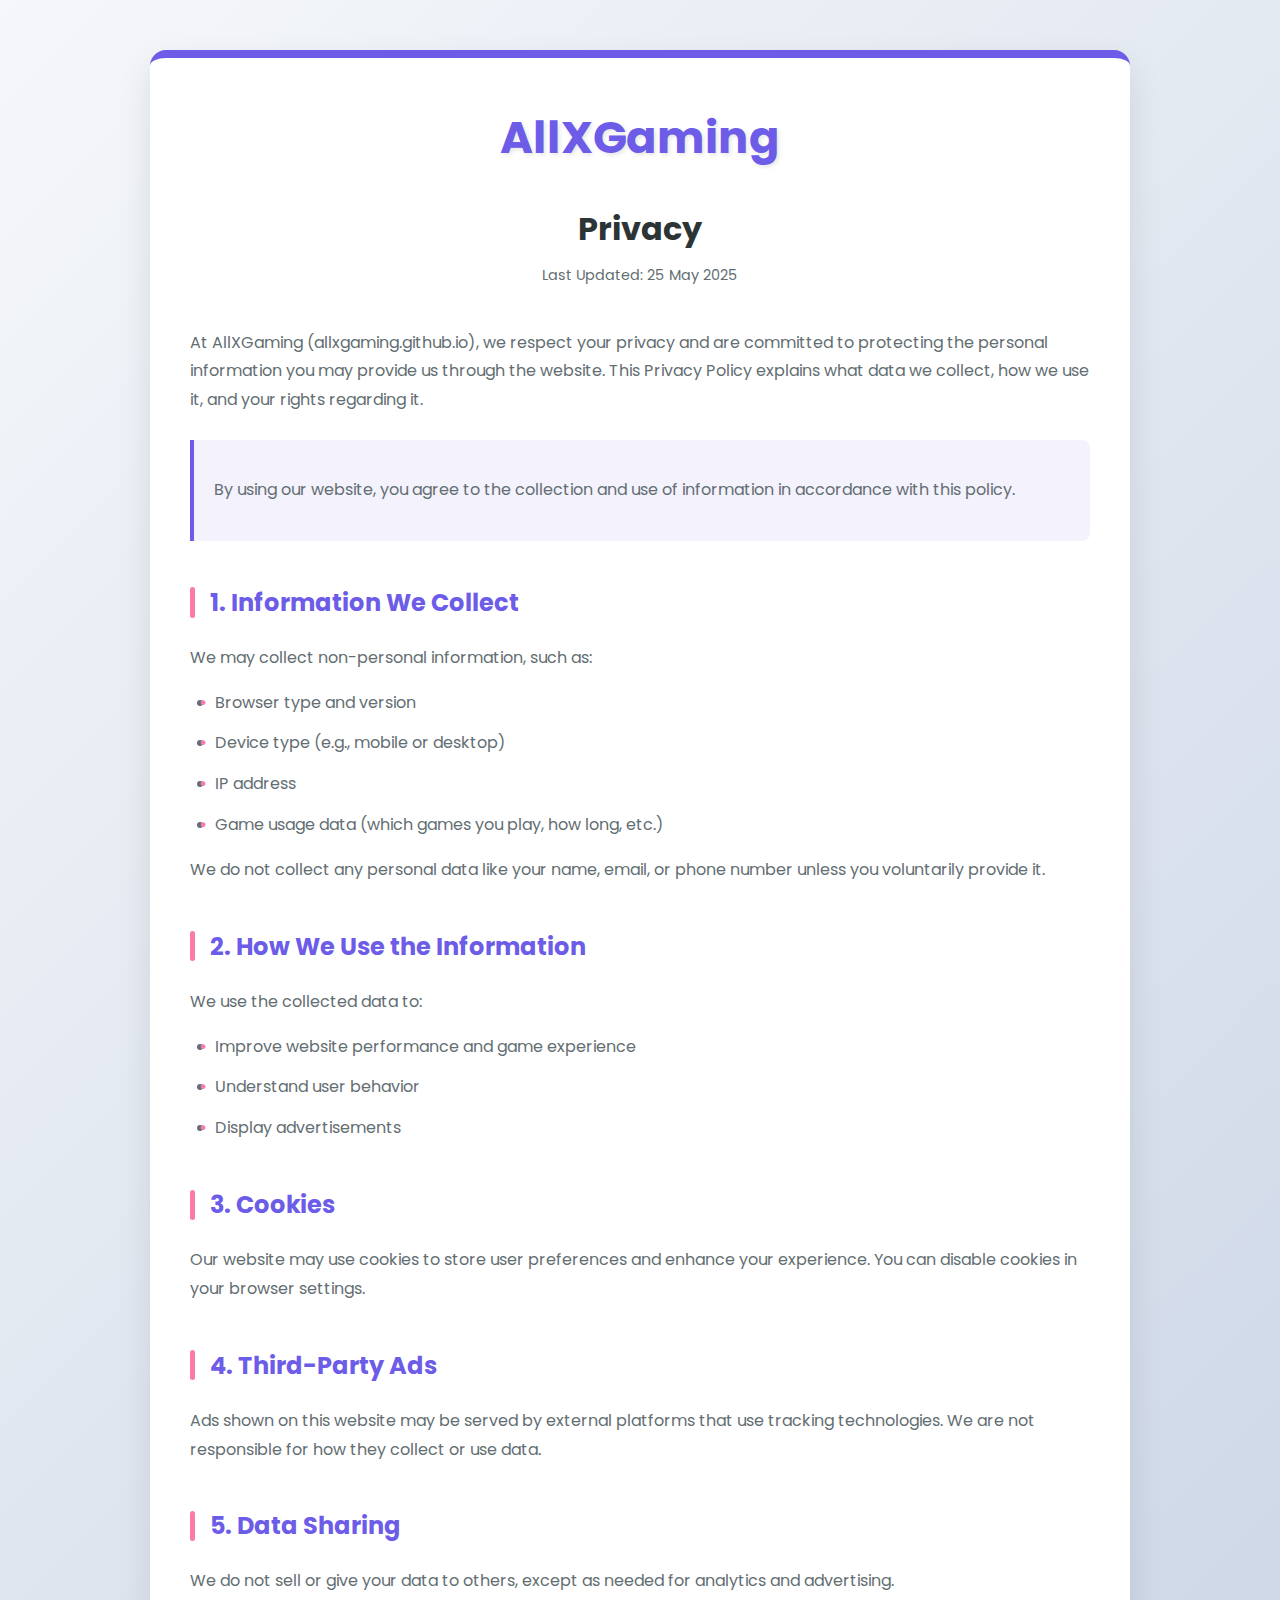
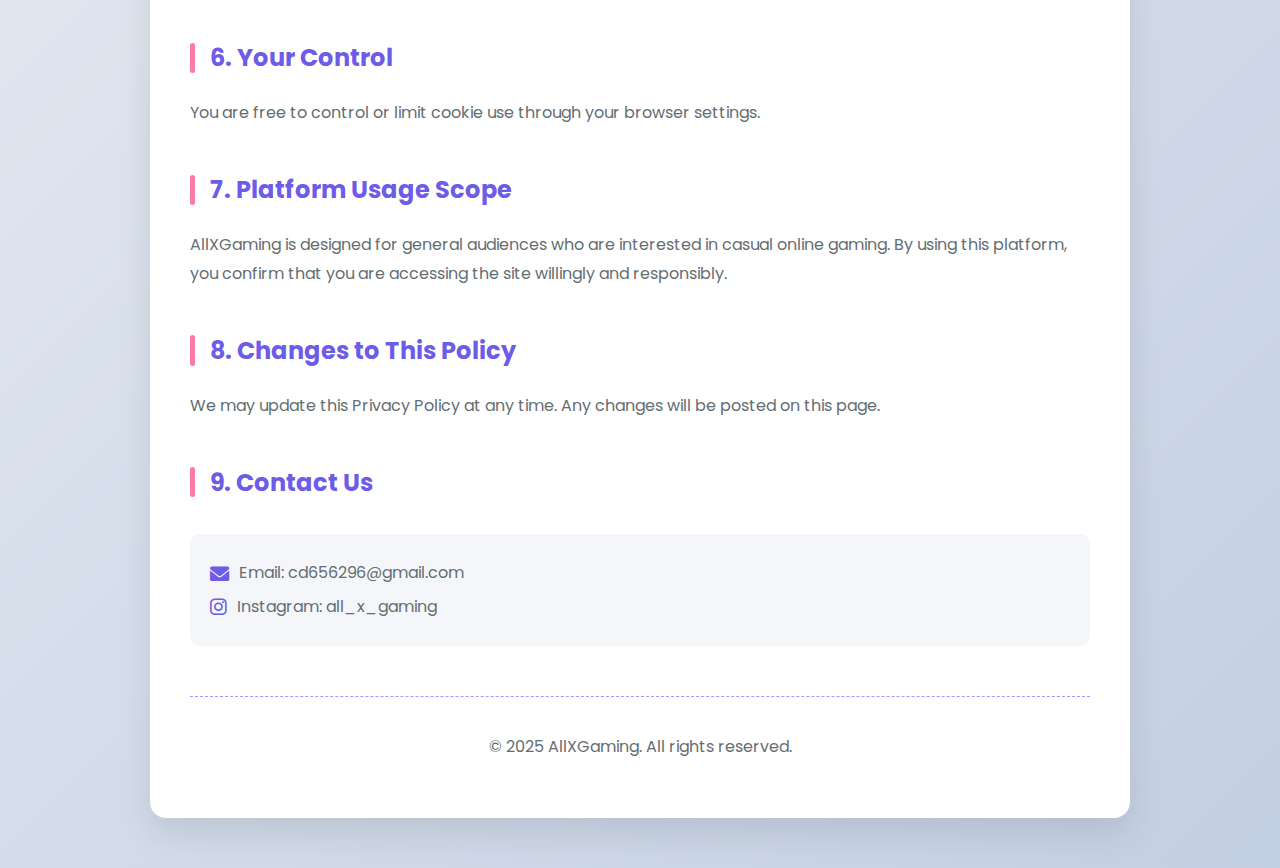
<file: privacy(lu-1).html>
<!DOCTYPE html>
<html lang="en">
<head>
    <meta charset="UTF-8">
    <meta name="viewport" content="width=device-width, initial-scale=1.0">
    <title>Privacy - AllXGaming</title>
    <style>
        :root {
            --primary: #6C5CE7;
            --secondary: #A29BFE;
            --accent: #FD79A8;
            --dark: #2D3436;
            --light: #F5F6FA;
            --text: #636E72;
        }
        
        body {
            font-family: 'Poppins', sans-serif;
            line-height: 1.8;
            color: var(--text);
            background: linear-gradient(135deg, #f5f7fa 0%, #c3cfe2 100%);
            margin: 0;
            padding: 0;
            min-height: 100vh;
        }
        
        .container {
            max-width: 900px;
            margin: 50px auto;
            padding: 40px;
            background: white;
            box-shadow: 0 15px 35px rgba(0, 0, 0, 0.1);
            border-radius: 16px;
            border-top: 8px solid var(--primary);
        }
        
        header {
            text-align: center;
            margin-bottom: 40px;
            position: relative;
        }
        
        .logo {
            font-size: 2.8rem;
            font-weight: 700;
            color: var(--primary);
            margin-bottom: 5px;
            text-shadow: 2px 2px 4px rgba(0,0,0,0.1);
        }
        
        h1 {
            color: var(--dark);
            font-size: 2rem;
            margin-bottom: 5px;
        }
        
        .last-updated {
            color: var(--text);
            font-size: 0.9rem;
            display: block;
            margin-bottom: 30px;
        }
        
        h2 {
            color: var(--primary);
            margin-top: 40px;
            font-size: 1.5rem;
            position: relative;
            padding-left: 20px;
        }
        
        h2:before {
            content: "";
            position: absolute;
            left: 0;
            top: 50%;
            transform: translateY(-50%);
            height: 70%;
            width: 5px;
            background: var(--accent);
            border-radius: 5px;
        }
        
        p, li {
            color: var(--text);
            font-size: 1rem;
        }
        
        ul {
            padding-left: 25px;
        }
        
        li {
            margin-bottom: 12px;
            position: relative;
        }
        
        li:before {
            content: "•";
            color: var(--accent);
            font-weight: bold;
            display: inline-block; 
            width: 1em;
            margin-left: -1em;
        }
        
        .highlight-box {
            background-color: rgba(108, 92, 231, 0.08);
            border-left: 4px solid var(--primary);
            padding: 20px;
            margin: 25px 0;
            border-radius: 0 8px 8px 0;
        }
        
        .contact-info {
            background-color: var(--light);
            padding: 20px;
            border-radius: 10px;
            margin-top: 30px;
        }
        
        .contact-info p {
            margin: 5px 0;
            display: flex;
            align-items: center;
        }
        
        .contact-info i {
            margin-right: 10px;
            color: var(--primary);
            font-size: 1.2rem;
        }
        
        footer {
            margin-top: 50px;
            text-align: center;
            padding-top: 20px;
            border-top: 1px dashed var(--secondary);
            color: var(--text);
            font-size: 0.9rem;
        }
        
        @media (max-width: 768px) {
            .container {
                margin: 20px;
                padding: 25px;
            }
            
            .logo {
                font-size: 2.2rem;
            }
            
            h1 {
                font-size: 1.6rem;
            }
        }
    </style>
    <link href="https://fonts.googleapis.com/css2?family=Poppins:wght@400;500;600;700&display=swap" rel="stylesheet">
    <link rel="stylesheet" href="https://cdnjs.cloudflare.com/ajax/libs/font-awesome/6.0.0-beta3/css/all.min.css">
</head>
<body>
    <div class="container">
        <header>
            <div class="logo">AllXGaming</div>
            <h1>Privacy</h1>
            <span class="last-updated">Last Updated: 25 May 2025</span>
        </header>
        
        <section>
            <p>At AllXGaming (allxgaming.github.io), we respect your privacy and are committed to protecting the personal information you may provide us through the website. This Privacy Policy explains what data we collect, how we use it, and your rights regarding it.</p>
            
            <div class="highlight-box">
                <p>By using our website, you agree to the collection and use of information in accordance with this policy.</p>
            </div>
        </section>
        
        <section>
            <h2>1. Information We Collect</h2>
            <p>We may collect non-personal information, such as:</p>
            <ul>
                <li>Browser type and version</li>
                <li>Device type (e.g., mobile or desktop)</li>
                <li>IP address</li>
                <li>Game usage data (which games you play, how long, etc.)</li>
            </ul>
            <p>We do not collect any personal data like your name, email, or phone number unless you voluntarily provide it.</p>
        </section>
        
        <section>
            <h2>2. How We Use the Information</h2>
            <p>We use the collected data to:</p>
            <ul>
                <li>Improve website performance and game experience</li>
                <li>Understand user behavior</li>
                <li>Display advertisements</li>
            </ul>
        </section>
        
        <section>
            <h2>3. Cookies</h2>
            <p>Our website may use cookies to store user preferences and enhance your experience. You can disable cookies in your browser settings.</p>
        </section>
        
        <section>
            <h2>4. Third-Party Ads</h2>
            <p>Ads shown on this website may be served by external platforms that use tracking technologies. We are not responsible for how they collect or use data.</p>
        </section>
        
        <section>
            <h2>5. Data Sharing</h2>
            <p>We do not sell or give your data to others, except as needed for analytics and advertising.</p>
        </section>
        
        <section>
            <h2>6. Your Control</h2>
            <p>You are free to control or limit cookie use through your browser settings.</p>
        </section>
        
        <section>
            <h2>7. Platform Usage Scope</h2>
            <p>AllXGaming is designed for general audiences who are interested in casual online gaming. By using this platform, you confirm that you are accessing the site willingly and responsibly.</p>
        </section>
        
        <section>
            <h2>8. Changes to This Policy</h2>
            <p>We may update this Privacy Policy at any time. Any changes will be posted on this page.</p>
        </section>
        
        <section>
            <h2>9. Contact Us</h2>
            <div class="contact-info">
                <p><i class="fas fa-envelope"></i> Email: cd656296@gmail.com</p>
                <p><i class="fab fa-instagram"></i> Instagram: all_x_gaming</p>
            </div>
        </section>
        
        <footer>
            <p>© 2025 AllXGaming. All rights reserved.</p>
        </footer>
    </div>
</body>
</html>
</file>
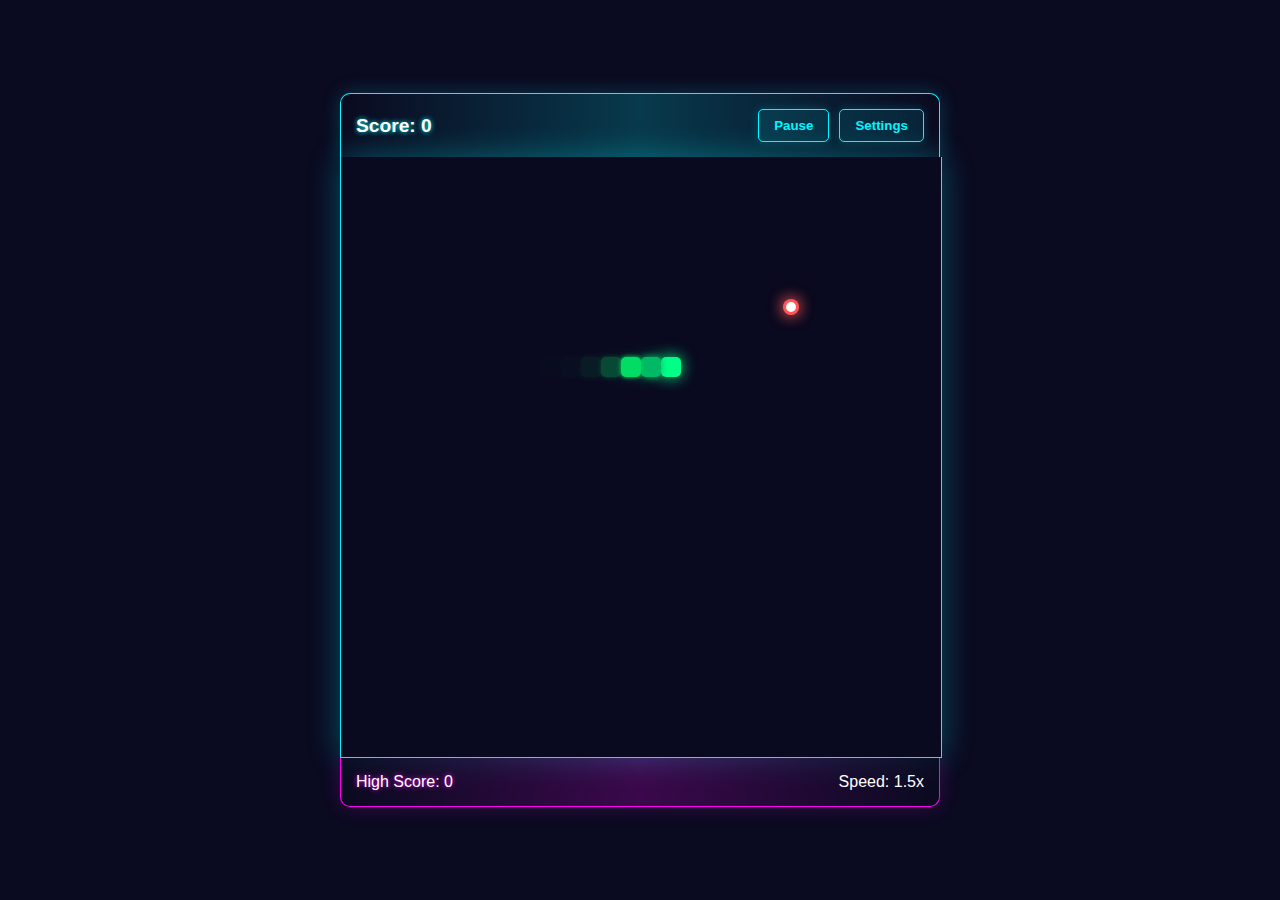
<file: snake.html>
<!DOCTYPE html>
<html lang="en">
<head>
    <meta charset="UTF-8">
    <meta name="viewport" content="width=device-width, initial-scale=1.0">
    <title>Neon Snake | Professional Edition</title>
    <style>
        :root {
            --primary: #00f7ff;
            --secondary: #ff00f7;
            --background: #0a0a20;
            --text: #ffffff;
            --accent: #f7ff00;
            --snake: #00ff88;
            --food: #ff5555;
        }
        
        * {
            margin: 0;
            padding: 0;
            box-sizing: border-box;
        }
        
        body {
            font-family: 'Segoe UI', Tahoma, Geneva, Verdana, sans-serif;
            background-color: var(--background);
            color: var(--text);
            display: flex;
            flex-direction: column;
            align-items: center;
            justify-content: center;
            min-height: 100vh;
            overflow: hidden;
        }
        
        .game-container {
            position: relative;
            width: 100%;
            max-width: 600px;
            margin: 20px auto;
        }
        
        .game-header {
            display: flex;
            justify-content: space-between;
            align-items: center;
            padding: 15px;
            background: linear-gradient(90deg, rgba(10,10,32,0.8) 0%, rgba(0,247,255,0.2) 50%, rgba(10,10,32,0.8) 100%);
            border-radius: 10px 10px 0 0;
            border: 1px solid var(--primary);
            border-bottom: none;
            box-shadow: 0 0 20px rgba(0, 247, 255, 0.2);
        }
        
        .score-display {
            font-size: 1.2rem;
            font-weight: bold;
            text-shadow: 0 0 5px var(--primary);
        }
        
        .controls {
            display: flex;
            gap: 10px;
        }
        
        .btn {
            padding: 8px 15px;
            background: rgba(0, 247, 255, 0.1);
            color: var(--primary);
            border: 1px solid var(--primary);
            border-radius: 5px;
            cursor: pointer;
            font-weight: bold;
            transition: all 0.3s ease;
            box-shadow: 0 0 10px rgba(0, 247, 255, 0.2);
        }
        
        .btn:hover {
            background: rgba(0, 247, 255, 0.3);
            box-shadow: 0 0 15px var(--primary);
        }
        
        .btn:active {
            transform: scale(0.95);
        }
        
        #game-board {
            background-color: rgba(10, 10, 32, 0.7);
            border: 1px solid var(--primary);
            border-top: none;
            display: block;
            margin: 0 auto;
            box-shadow: 0 0 30px rgba(0, 247, 255, 0.3);
        }
        
        .game-footer {
            display: flex;
            justify-content: space-between;
            align-items: center;
            padding: 15px;
            background: linear-gradient(90deg, rgba(10,10,32,0.8) 0%, rgba(255,0,247,0.2) 50%, rgba(10,10,32,0.8) 100%);
            border-radius: 0 0 10px 10px;
            border: 1px solid var(--secondary);
            border-top: none;
            box-shadow: 0 0 20px rgba(255, 0, 247, 0.2);
        }
        
        .high-score {
            font-size: 1rem;
            text-shadow: 0 0 5px var(--secondary);
        }
        
        .mobile-controls {
            display: none;
            grid-template-columns: repeat(3, 1fr);
            grid-template-rows: repeat(3, 1fr);
            gap: 5px;
            margin-top: 20px;
            width: 200px;
            height: 200px;
        }
        
        .mobile-btn {
            background: rgba(255, 255, 255, 0.1);
            border: 1px solid var(--text);
            border-radius: 5px;
            display: flex;
            align-items: center;
            justify-content: center;
            font-size: 1.5rem;
            cursor: pointer;
            user-select: none;
        }
        
        .mobile-btn:active {
            background: rgba(255, 255, 255, 0.3);
        }
        
        .up-btn {
            grid-column: 2;
            grid-row: 1;
        }
        
        .left-btn {
            grid-column: 1;
            grid-row: 2;
        }
        
        .right-btn {
            grid-column: 3;
            grid-row: 2;
        }
        
        .down-btn {
            grid-column: 2;
            grid-row: 3;
        }
        
        .pause-btn {
            grid-column: 2;
            grid-row: 2;
            font-size: 1rem;
        }
        
        .modal {
            position: fixed;
            top: 0;
            left: 0;
            width: 100%;
            height: 100%;
            background: rgba(0, 0, 0, 0.8);
            display: flex;
            flex-direction: column;
            align-items: center;
            justify-content: center;
            z-index: 100;
            opacity: 0;
            pointer-events: none;
            transition: opacity 0.3s ease;
        }
        
        .modal.active {
            opacity: 1;
            pointer-events: all;
        }
        
        .modal-content {
            background: var(--background);
            border: 2px solid var(--primary);
            border-radius: 10px;
            padding: 30px;
            max-width: 500px;
            width: 90%;
            text-align: center;
            box-shadow: 0 0 30px var(--primary);
            transform: scale(0.9);
            transition: transform 0.3s ease;
        }
        
        .modal.active .modal-content {
            transform: scale(1);
        }
        
        .modal h2 {
            color: var(--primary);
            margin-bottom: 20px;
            font-size: 2rem;
            text-shadow: 0 0 10px var(--primary);
        }
        
        .modal p {
            margin-bottom: 20px;
            line-height: 1.6;
        }
        
        .settings-option {
            display: flex;
            align-items: center;
            justify-content: space-between;
            margin: 15px 0;
        }
        
        .settings-option label {
            margin-right: 10px;
        }
        
        .toggle-switch {
            position: relative;
            display: inline-block;
            width: 60px;
            height: 30px;
        }
        
        .toggle-switch input {
            opacity: 0;
            width: 0;
            height: 0;
        }
        
        .slider {
            position: absolute;
            cursor: pointer;
            top: 0;
            left: 0;
            right: 0;
            bottom: 0;
            background-color: #ccc;
            transition: .4s;
            border-radius: 34px;
        }
        
        .slider:before {
            position: absolute;
            content: "";
            height: 22px;
            width: 22px;
            left: 4px;
            bottom: 4px;
            background-color: white;
            transition: .4s;
            border-radius: 50%;
        }
        
        input:checked + .slider {
            background-color: var(--primary);
        }
        
        input:checked + .slider:before {
            transform: translateX(30px);
        }
        
        @media (max-width: 768px) {
            .mobile-controls {
                display: grid;
            }
            
            .game-header, .game-footer {
                padding: 10px;
            }
            
            .btn {
                padding: 6px 12px;
                font-size: 0.9rem;
            }
        }
    </style>
</head>
<body>
    <div class="game-container">
        <div class="game-header">
            <div class="score-display">Score: <span id="score">0</span></div>
            <div class="controls">
                <button id="pause-btn" class="btn">Pause</button>
                <button id="settings-btn" class="btn">Settings</button>
            </div>
        </div>
        
        <canvas id="game-board" width="600" height="600"></canvas>
        
        <div class="game-footer">
            <div class="high-score">High Score: <span id="high-score">0</span></div>
            <div class="speed">Speed: <span id="speed">1</span>x</div>
        </div>
    </div>
    
    <div class="mobile-controls">
        <div class="mobile-btn up-btn">↑</div>
        <div class="mobile-btn left-btn">←</div>
        <div class="mobile-btn pause-btn">Pause</div>
        <div class="mobile-btn right-btn">→</div>
        <div class="mobile-btn down-btn">↓</div>
    </div>
    
    <!-- Pause Modal -->
    <div id="pause-modal" class="modal">
        <div class="modal-content">
            <h2>Game Paused</h2>
            <p>Press any key or click resume to continue playing</p>
            <button id="resume-btn" class="btn">Resume</button>
        </div>
    </div>
    
    <!-- Game Over Modal -->
    <div id="game-over-modal" class="modal">
        <div class="modal-content">
            <h2>Game Over!</h2>
            <p>Your final score: <span id="final-score">0</span></p>
            <p>High score: <span id="final-high-score">0</span></p>
            <button id="restart-btn" class="btn">Play Again</button>
        </div>
    </div>
    
    <!-- Settings Modal -->
    <div id="settings-modal" class="modal">
        <div class="modal-content">
            <h2>Game Settings</h2>
            
            <div class="settings-option">
                <label for="sound-toggle">Sound Effects:</label>
                <label class="toggle-switch">
                    <input type="checkbox" id="sound-toggle" checked>
                    <span class="slider"></span>
                </label>
            </div>
            
            <div class="settings-option">
                <label for="game-speed">Game Speed:</label>
                <select id="game-speed" class="btn">
                    <option value="1">Slow</option>
                    <option value="1.5" selected>Normal</option>
                    <option value="2">Fast</option>
                    <option value="3">Insane</option>
                </select>
            </div>
            
            <div class="settings-option">
                <label for="grid-toggle">Show Grid:</label>
                <label class="toggle-switch">
                    <input type="checkbox" id="grid-toggle">
                    <span class="slider"></span>
                </label>
            </div>
            
            <div class="settings-option">
                <label for="wall-toggle">Wall Collision:</label>
                <label class="toggle-switch">
                    <input type="checkbox" id="wall-toggle" checked>
                    <span class="slider"></span>
                </label>
            </div>
            
            <button id="close-settings" class="btn">Save Settings</button>
        </div>
    </div>

    <script>
        document.addEventListener('DOMContentLoaded', () => {
            // Game elements
            const canvas = document.getElementById('game-board');
            const ctx = canvas.getContext('2d');
            const scoreDisplay = document.getElementById('score');
            const highScoreDisplay = document.getElementById('high-score');
            const finalScoreDisplay = document.getElementById('final-score');
            const finalHighScoreDisplay = document.getElementById('final-high-score');
            const speedDisplay = document.getElementById('speed');
            
            // Buttons
            const pauseBtn = document.getElementById('pause-btn');
            const resumeBtn = document.getElementById('resume-btn');
            const restartBtn = document.getElementById('restart-btn');
            const settingsBtn = document.getElementById('settings-btn');
            const closeSettingsBtn = document.getElementById('close-settings');
            
            // Mobile controls
            const upBtn = document.querySelector('.up-btn');
            const downBtn = document.querySelector('.down-btn');
            const leftBtn = document.querySelector('.left-btn');
            const rightBtn = document.querySelector('.right-btn');
            const mobilePauseBtn = document.querySelector('.pause-btn');
            
            // Modals
            const pauseModal = document.getElementById('pause-modal');
            const gameOverModal = document.getElementById('game-over-modal');
            const settingsModal = document.getElementById('settings-modal');
            
            // Settings
            const soundToggle = document.getElementById('sound-toggle');
            const gameSpeed = document.getElementById('game-speed');
            const gridToggle = document.getElementById('grid-toggle');
            const wallToggle = document.getElementById('wall-toggle');
            
            // Game settings
            const GRID_SIZE = 20;
            const TICK_RATE = 150; // Base speed (lower is faster)
            let gameSpeedMultiplier = 1.5;
            
            // Game state
            let snake = [];
            let food = {};
            let direction = 'right';
            let nextDirection = 'right';
            let score = 0;
            let highScore = localStorage.getItem('snakeHighScore') || 0;
            let gameInterval;
            let isPaused = false;
            let isGameOver = false;
            let wallsEnabled = true;
            let gridEnabled = false;
            let soundEnabled = true;
            
            // Initialize game
            function initGame() {
                // Reset game state
                snake = [
                    {x: 10 * GRID_SIZE, y: 10 * GRID_SIZE},
                    {x: 9 * GRID_SIZE, y: 10 * GRID_SIZE},
                    {x: 8 * GRID_SIZE, y: 10 * GRID_SIZE}
                ];
                
                direction = 'right';
                nextDirection = 'right';
                score = 0;
                isGameOver = false;
                
                // Create first food
                createFood();
                
                // Update displays
                updateDisplays();
                
                // Start game loop
                clearInterval(gameInterval);
                gameInterval = setInterval(gameLoop, TICK_RATE / gameSpeedMultiplier);
                
                // Hide modals
                pauseModal.classList.remove('active');
                gameOverModal.classList.remove('active');
            }
            
            // Game loop
            function gameLoop() {
                if (isPaused || isGameOver) return;
                
                // Move snake
                moveSnake();
                
                // Check collisions
                checkCollisions();
                
                // Draw everything
                drawGame();
            }
            
            // Move snake
            function moveSnake() {
                // Update direction
                direction = nextDirection;
                
                // Get head position
                const head = {x: snake[0].x, y: snake[0].y};
                
                // Move head based on direction
                switch (direction) {
                    case 'up':
                        head.y -= GRID_SIZE;
                        break;
                    case 'down':
                        head.y += GRID_SIZE;
                        break;
                    case 'left':
                        head.x -= GRID_SIZE;
                        break;
                    case 'right':
                        head.x += GRID_SIZE;
                        break;
                }
                
                // Add new head
                snake.unshift(head);
                
                // Check if snake ate food
                if (head.x === food.x && head.y === food.y) {
                    // Increase score
                    score += 10;
                    
                    // Update high score if needed
                    if (score > highScore) {
                        highScore = score;
                        localStorage.setItem('snakeHighScore', highScore);
                    }
                    
                    // Update displays
                    updateDisplays();
                    
                    // Play sound
                    if (soundEnabled) playSound('eat');
                    
                    // Create new food
                    createFood();
                } else {
                    // Remove tail if no food eaten
                    snake.pop();
                }
            }
            
            // Check collisions
            function checkCollisions() {
                const head = snake[0];
                
                // Check wall collision
                if (wallsEnabled) {
                    if (
                        head.x < 0 ||
                        head.y < 0 ||
                        head.x >= canvas.width ||
                        head.y >= canvas.height
                    ) {
                        gameOver();
                        return;
                    }
                } else {
                    // Wrap around if walls are disabled
                    if (head.x < 0) head.x = canvas.width - GRID_SIZE;
                    if (head.y < 0) head.y = canvas.height - GRID_SIZE;
                    if (head.x >= canvas.width) head.x = 0;
                    if (head.y >= canvas.height) head.y = 0;
                }
                
                // Check self collision
                for (let i = 1; i < snake.length; i++) {
                    if (head.x === snake[i].x && head.y === snake[i].y) {
                        gameOver();
                        return;
                    }
                }
            }
            
            // Draw game
            function drawGame() {
                // Clear canvas
                ctx.fillStyle = 'rgba(10, 10, 32, 0.7)';
                ctx.fillRect(0, 0, canvas.width, canvas.height);
                
                // Draw grid if enabled
                if (gridEnabled) {
                    ctx.strokeStyle = 'rgba(0, 247, 255, 0.1)';
                    ctx.lineWidth = 0.5;
                    
                    // Vertical lines
                    for (let x = 0; x <= canvas.width; x += GRID_SIZE) {
                        ctx.beginPath();
                        ctx.moveTo(x, 0);
                        ctx.lineTo(x, canvas.height);
                        ctx.stroke();
                    }
                    
                    // Horizontal lines
                    for (let y = 0; y <= canvas.height; y += GRID_SIZE) {
                        ctx.beginPath();
                        ctx.moveTo(0, y);
                        ctx.lineTo(canvas.width, y);
                        ctx.stroke();
                    }
                }
                
                // Draw snake
                snake.forEach((segment, index) => {
                    if (index === 0) {
                        // Draw head with different color
                        ctx.fillStyle = '#00ff88';
                        ctx.shadowBlur = 15;
                        ctx.shadowColor = '#00ff88';
                    } else {
                        // Draw body
                        const colorValue = 150 + Math.floor(105 * (index / snake.length));
                        ctx.fillStyle = `rgb(0, ${colorValue}, 100)`;
                        ctx.shadowBlur = 10 - (8 * (index / snake.length));
                        ctx.shadowColor = `rgb(0, ${colorValue}, 100)`;
                    }
                    
                    ctx.beginPath();
                    ctx.roundRect(segment.x, segment.y, GRID_SIZE, GRID_SIZE, 5);
                    ctx.fill();
                });
                
                // Reset shadow
                ctx.shadowBlur = 0;
                
                // Draw food
                ctx.fillStyle = '#ff5555';
                ctx.shadowBlur = 15;
                ctx.shadowColor = '#ff5555';
                ctx.beginPath();
                ctx.arc(
                    food.x + GRID_SIZE / 2,
                    food.y + GRID_SIZE / 2,
                    GRID_SIZE / 2 - 2,
                    0,
                    Math.PI * 2
                );
                ctx.fill();
                ctx.shadowBlur = 0;
                
                // Draw food inner
                ctx.fillStyle = '#ffffff';
                ctx.beginPath();
                ctx.arc(
                    food.x + GRID_SIZE / 2,
                    food.y + GRID_SIZE / 2,
                    GRID_SIZE / 4,
                    0,
                    Math.PI * 2
                );
                ctx.fill();
            }
            
            // Create food
            function createFood() {
                const maxX = Math.floor(canvas.width / GRID_SIZE) - 1;
                const maxY = Math.floor(canvas.height / GRID_SIZE) - 1;
                
                let validPosition = false;
                let foodX, foodY;
                
                while (!validPosition) {
                    foodX = Math.floor(Math.random() * maxX) * GRID_SIZE;
                    foodY = Math.floor(Math.random() * maxY) * GRID_SIZE;
                    
                    // Check if food overlaps with snake
                    validPosition = true;
                    for (const segment of snake) {
                        if (segment.x === foodX && segment.y === foodY) {
                            validPosition = false;
                            break;
                        }
                    }
                }
                
                food = {
                    x: foodX,
                    y: foodY
                };
            }
            
            // Update displays
            function updateDisplays() {
                scoreDisplay.textContent = score;
                highScoreDisplay.textContent = highScore;
                finalScoreDisplay.textContent = score;
                finalHighScoreDisplay.textContent = highScore;
                speedDisplay.textContent = gameSpeedMultiplier;
            }
            
            // Game over
            function gameOver() {
                isGameOver = true;
                clearInterval(gameInterval);
                
                // Play sound
                if (soundEnabled) playSound('gameOver');
                
                // Show game over modal
                gameOverModal.classList.add('active');
            }
            
            // Play sound
            function playSound(type) {
                // In a real implementation, you would play actual sounds here
                console.log(`Playing ${type} sound`);
            }
            
            // Event listeners
            document.addEventListener('keydown', (e) => {
                if (isGameOver) return;
                
                switch (e.key) {
                    case 'ArrowUp':
                    case 'w':
                    case 'W':
                        if (direction !== 'down') nextDirection = 'up';
                        break;
                    case 'ArrowDown':
                    case 's':
                    case 'S':
                        if (direction !== 'up') nextDirection = 'down';
                        break;
                    case 'ArrowLeft':
                    case 'a':
                    case 'A':
                        if (direction !== 'right') nextDirection = 'left';
                        break;
                    case 'ArrowRight':
                    case 'd':
                    case 'D':
                        if (direction !== 'left') nextDirection = 'right';
                        break;
                    case ' ':
                    case 'Escape':
                        togglePause();
                        break;
                }
            });
            
            // Button events
            pauseBtn.addEventListener('click', togglePause);
            mobilePauseBtn.addEventListener('click', togglePause);
            resumeBtn.addEventListener('click', togglePause);
            restartBtn.addEventListener('click', initGame);
            
            settingsBtn.addEventListener('click', () => {
                settingsModal.classList.add('active');
            });
            
            closeSettingsBtn.addEventListener('click', () => {
                // Update settings
                soundEnabled = soundToggle.checked;
                gameSpeedMultiplier = parseFloat(gameSpeed.value);
                gridEnabled = gridToggle.checked;
                wallsEnabled = wallToggle.checked;
                
                // Update speed display
                speedDisplay.textContent = gameSpeedMultiplier;
                
                // Restart game interval with new speed
                if (!isPaused && !isGameOver) {
                    clearInterval(gameInterval);
                    gameInterval = setInterval(gameLoop, TICK_RATE / gameSpeedMultiplier);
                }
                
                settingsModal.classList.remove('active');
            });
            
            // Mobile controls
            upBtn.addEventListener('click', () => {
                if (direction !== 'down') nextDirection = 'up';
            });
            
            downBtn.addEventListener('click', () => {
                if (direction !== 'up') nextDirection = 'down';
            });
            
            leftBtn.addEventListener('click', () => {
                if (direction !== 'right') nextDirection = 'left';
            });
            
            rightBtn.addEventListener('click', () => {
                if (direction !== 'left') nextDirection = 'right';
            });
            
            // Toggle pause
            function togglePause() {
                isPaused = !isPaused;
                
                if (isPaused) {
                    clearInterval(gameInterval);
                    pauseModal.classList.add('active');
                } else {
                    gameInterval = setInterval(gameLoop, TICK_RATE / gameSpeedMultiplier);
                    pauseModal.classList.remove('active');
                }
            }
            
            // Start game
            initGame();
        });
    </script>
</body>
</html>
</file>
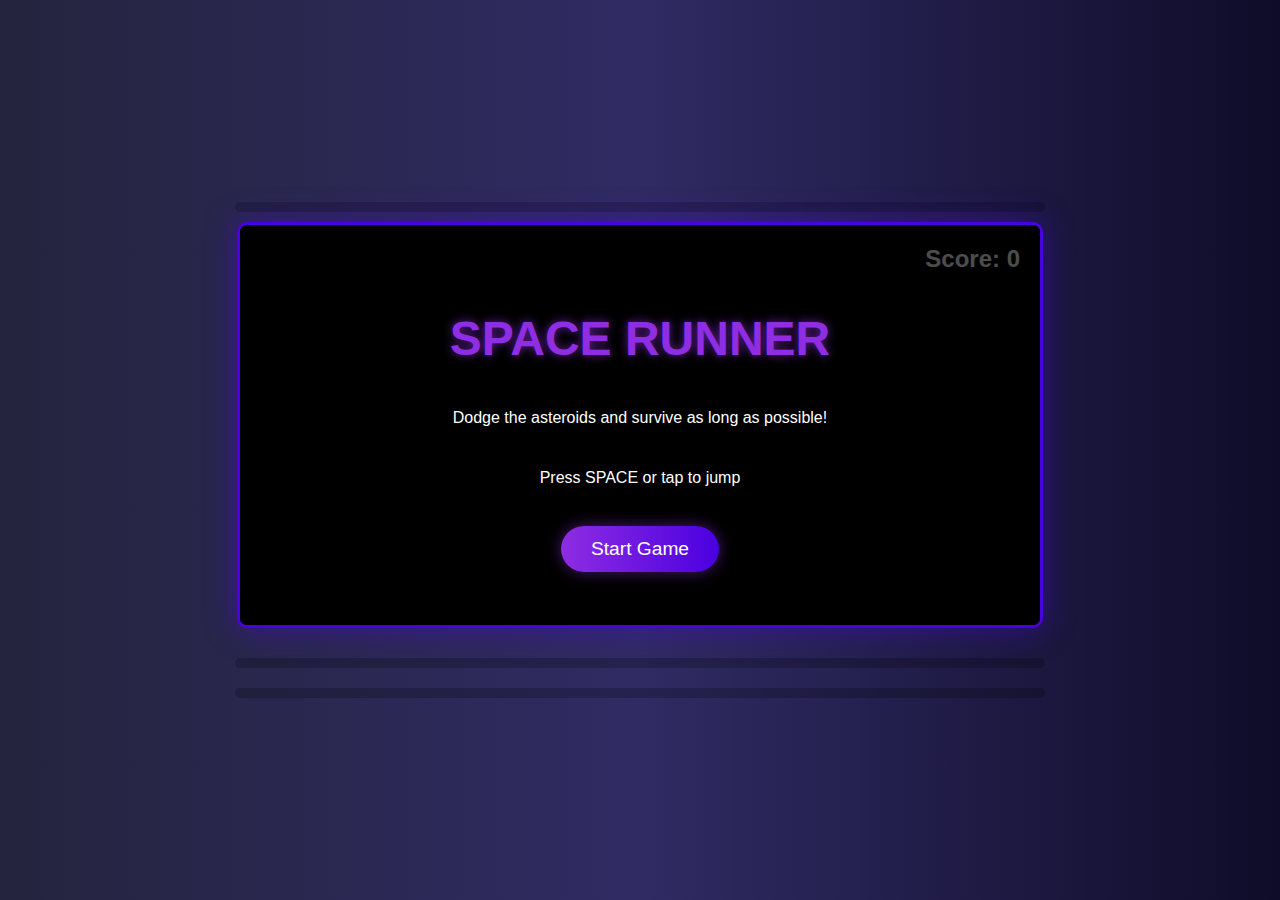
<file: spacerunner.html>
<!DOCTYPE html>
<html lang="en">
<head>
    <meta charset="UTF-8" />
    <meta name="viewport" content="width=device-width, initial-scale=1.0"/>
    <title>ᎪƖƖ᙭ᎶɑɱᎥꪀց</title>
    <style>
        body {
            margin: 0;
            padding: 0;
            display: flex;
            flex-direction: column;
            justify-content: center;
            align-items: center;
            min-height: 100vh;
            background: linear-gradient(to right, #24243e, #302b63, #0f0c29);
            font-family: 'Arial', sans-serif;
            overflow-x: hidden;
        }
        .ad-container {
            width: 100%;
            max-width: 800px;
            margin: 10px auto;
            text-align: center;
            background: rgba(0,0,0,0.2);
            border-radius: 5px;
            padding: 5px;
        }
        #gameContainer {
            position: relative;
            width: 800px;
            height: 400px;
            max-width: 100%;
            max-height: 90vh;
            border: 3px solid #4a00e0;
            border-radius: 10px;
            overflow: hidden;
            box-shadow: 0 0 30px rgba(74, 0, 224, 0.5);
            margin-bottom: 20px;
        }
        #gameCanvas {
            background-color: #000;
            display: block;
            width: 100%;
            height: 100%;
        }
        #scoreDisplay {
            position: absolute;
            top: 20px;
            right: 20px;
            color: white;
            font-size: 24px;
            font-weight: bold;
            text-shadow: 2px 2px 4px rgba(0, 0, 0, 0.5);
            z-index: 100;
        }
        #startScreen, #gameOverScreen {
            position: absolute;
            top: 0; left: 0;
            width: 100%; height: 100%;
            display: flex;
            flex-direction: column;
            justify-content: center;
            align-items: center;
            background-color: rgba(0, 0, 0, 0.7);
            color: white;
            z-index: 200;
        }
        #gameOverScreen {
            display: none;
        }
        h1 {
            font-size: 3rem;
            margin-bottom: 20px;
            color: #8e2de2;
            text-shadow: 0 0 10px rgba(142, 45, 226, 0.7);
        }
        button {
            padding: 12px 30px;
            font-size: 1.2rem;
            background: linear-gradient(to right, #8e2de2, #4a00e0);
            color: white;
            border: none;
            border-radius: 30px;
            cursor: pointer;
            margin-top: 20px;
            transition: all 0.3s;
            box-shadow: 0 0 15px rgba(142, 45, 226, 0.5);
        }
        button:hover {
            transform: scale(1.05);
            box-shadow: 0 0 20px rgba(142, 45, 226, 0.8);
        }
        .instructions {
            margin-top: 20px;
            text-align: center;
            max-width: 80%;
            line-height: 1.5;
        }
    </style>
</head>
<body>
    <!-- নতুন Ads (Top) - 320x50 -->
    <div class="ad-container top-ad">
        <script type="text/javascript">
            atOptions = { 
                'key' : '3b8173d1c859a87f59bb12ffd0690658',
                'format' : 'iframe',
                'height' : 50,
                'width' : 320,
                'params' : {} 
            };
        </script>
        <script type="text/javascript" src="//www.highperformanceformat.com/3b8173d1c859a87f59bb12ffd0690658/invoke.js"></script>
    </div>

    <!-- গেম কন্টেইনার -->
    <div id="gameContainer">
        <canvas id="gameCanvas"></canvas>
        <div id="scoreDisplay">Score: 0</div>
        <div id="startScreen">
            <h1>SPACE RUNNER</h1>
            <p class="instructions">Dodge the asteroids and survive as long as possible!</p>
            <p class="instructions">Press SPACE or tap to jump</p>
            <button id="startButton">Start Game</button>
        </div>
        <div id="gameOverScreen">
            <h1>GAME OVER</h1>
            <p id="finalScore">Your score: 0</p>
            <button id="restartButton">Play Again</button>
        </div>
    </div>

    <!-- দ্বিতীয় Ads (Middle) - 468x60 -->
    <div class="ad-container middle-ad">
        <script type="text/javascript">
            atOptions = { 
                'key' : '85b772d6e604280ba95fbd4d88ff4f8a',
                'format' : 'iframe',
                'height' : 60,
                'width' : 468,
                'params' : {} 
            };
        </script>
        <script type="text/javascript" src="//www.highperformanceformat.com/85b772d6e604280ba95fbd4d88ff4f8a/invoke.js"></script>
    </div>

    <!-- প্রথম Ads (Bottom) - Native -->
    <div class="ad-container bottom-ad">
        <script async="async" data-cfasync="false" src="//pl26747415.profitableratecpm.com/465b1cb30c9b0ec8f01ace8d0433ef15/invoke.js"></script>
        <div id="container-465b1cb30c9b0ec8f01ace8d0433ef15"></div>
    </div>

    <script>
        const canvas = document.getElementById('gameCanvas');
        const ctx = canvas.getContext('2d');
        const startScreen = document.getElementById('startScreen');
        const gameOverScreen = document.getElementById('gameOverScreen');
        const startButton = document.getElementById('startButton');
        const restartButton = document.getElementById('restartButton');
        const scoreDisplay = document.getElementById('scoreDisplay');
        const finalScore = document.getElementById('finalScore');

        // Sound effects
        const sounds = {
            jump: new Audio('https://files.catbox.moe/e678at.mp3'),
            crash: new Audio('https://files.catbox.moe/asrkxk.mp3'),
            backgroundMusic: new Audio('')
        };

        // Sound settings
        if (sounds.backgroundMusic) {
            sounds.backgroundMusic.loop = true;
            sounds.backgroundMusic.volume = 0.3;
        }
        sounds.jump.volume = 0.5;
        sounds.crash.volume = 0.7;

        function resizeCanvas() {
            canvas.width = canvas.offsetWidth;
            canvas.height = canvas.offsetHeight;
        }

        resizeCanvas();
        window.addEventListener('resize', resizeCanvas);

        let gameRunning = false;
        let score = 0;
        let speed = 5;
        let gravity = 0.5;
        let obstacles = [];
        let stars = [];
        let lastObstacleTime = 0;
        let obstacleInterval = 2000;
        let animationId;
        let crashSoundPlaying = false;

        const player = {
            x: 100,
            y: canvas.height - 100,
            width: 50,
            height: 50,
            velocityY: 0,
            jumping: false,

            draw() {
                ctx.fillStyle = '#8e2de2';
                ctx.beginPath();
                ctx.arc(this.x, this.y, this.width / 2, 0, Math.PI * 2);
                ctx.fill();

                ctx.shadowColor = '#8e2de2';
                ctx.shadowBlur = 15;
                ctx.beginPath();
                ctx.arc(this.x, this.y, this.width / 2 - 5, 0, Math.PI * 2);
                ctx.fill();
                ctx.shadowBlur = 0;
            },

            update() {
                this.velocityY += gravity;
                this.y += this.velocityY;

                if (this.y > canvas.height - this.height / 2) {
                    this.y = canvas.height - this.height / 2;
                    this.velocityY = 0;
                    this.jumping = false;
                }

                if (this.y < this.height / 2) {
                    this.y = this.height / 2;
                    this.velocityY = 0;
                }
            },

            jump() {
                if (!this.jumping) {
                    this.velocityY = -12;
                    this.jumping = true;
                    const jumpSound = new Audio(sounds.jump.src);
                    jumpSound.volume = sounds.jump.volume;
                    jumpSound.play();
                }
            }
        };

        function createObstacle() {
            const size = 30 + Math.random() * 30;
            return {
                x: canvas.width,
                y: canvas.height - size / 2,
                width: size,
                height: size,
                speed: speed,

                draw() {
                    ctx.fillStyle = '#e63946';
                    ctx.beginPath();
                    ctx.arc(this.x, this.y, this.width / 2, 0, Math.PI * 2);
                    ctx.fill();
                },

                update() {
                    this.x -= this.speed;
                }
            };
        }

        function createStars() {
            for (let i = 0; i < 100; i++) {
                stars.push({
                    x: Math.random() * canvas.width,
                    y: Math.random() * canvas.height,
                    radius: Math.random() * 2,
                    speed: Math.random() * 2 + 1
                });
            }
        }

        function drawStars() {
            ctx.fillStyle = 'white';
            stars.forEach(star => {
                ctx.beginPath();
                ctx.arc(star.x, star.y, star.radius, 0, Math.PI * 2);
                ctx.fill();

                star.x -= star.speed;
                if (star.x < 0) {
                    star.x = canvas.width;
                    star.y = Math.random() * canvas.height;
                }
            });
        }

        function checkCollision(player, obstacle) {
            const dx = player.x - obstacle.x;
            const dy = player.y - obstacle.y;
            const distance = Math.sqrt(dx * dx + dy * dy);
            return distance < (player.width / 2 + obstacle.width / 2);
        }

        function gameLoop() {
            ctx.clearRect(0, 0, canvas.width, canvas.height);

            drawStars();
            player.update();
            player.draw();

            const currentTime = Date.now();
            if (currentTime - lastObstacleTime > obstacleInterval) {
                obstacles.push(createObstacle());
                lastObstacleTime = currentTime;
                speed += 0.1;
                obstacleInterval = Math.max(500, obstacleInterval - 20);
            }

            for (let i = obstacles.length - 1; i >= 0; i--) {
                obstacles[i].update();
                obstacles[i].draw();

                if (checkCollision(player, obstacles[i])) {
                    if (!crashSoundPlaying) {
                        sounds.crash.play();
                        crashSoundPlaying = true;
                    }
                    gameOver();
                    return;
                }

                if (obstacles[i].x < -obstacles[i].width) {
                    obstacles.splice(i, 1);
                    score++;
                    scoreDisplay.textContent = `Score: ${score}`;
                }
            }

            animationId = requestAnimationFrame(gameLoop);
        }

        function startGame() {
            score = 0;
            speed = 5;
            obstacles = [];
            player.y = canvas.height - 100;
            player.velocityY = 0;
            player.jumping = false;
            scoreDisplay.textContent = `Score: ${score}`;
            startScreen.style.display = 'none';
            gameOverScreen.style.display = 'none';
            gameRunning = true;
            lastObstacleTime = Date.now();
            crashSoundPlaying = false;
            if (stars.length === 0) createStars();
            if (sounds.backgroundMusic) {
                sounds.backgroundMusic.currentTime = 0;
                sounds.backgroundMusic.play();
            }
            gameLoop();
        }

        function gameOver() {
            gameRunning = false;
            cancelAnimationFrame(animationId);
            gameOverScreen.style.display = 'flex';
            finalScore.textContent = `Your score: ${score}`;
            if (sounds.backgroundMusic) {
                sounds.backgroundMusic.pause();
                sounds.backgroundMusic.currentTime = 0;
            }
        }

        document.addEventListener('keydown', (e) => {
            if (e.code === 'Space' && gameRunning) {
                player.jump();
            }
        });

        document.addEventListener('click', () => {
            if (gameRunning) player.jump();
        });

        startButton.addEventListener('click', startGame);
        restartButton.addEventListener('click', startGame);
    </script>
</body>
</html>
</file>
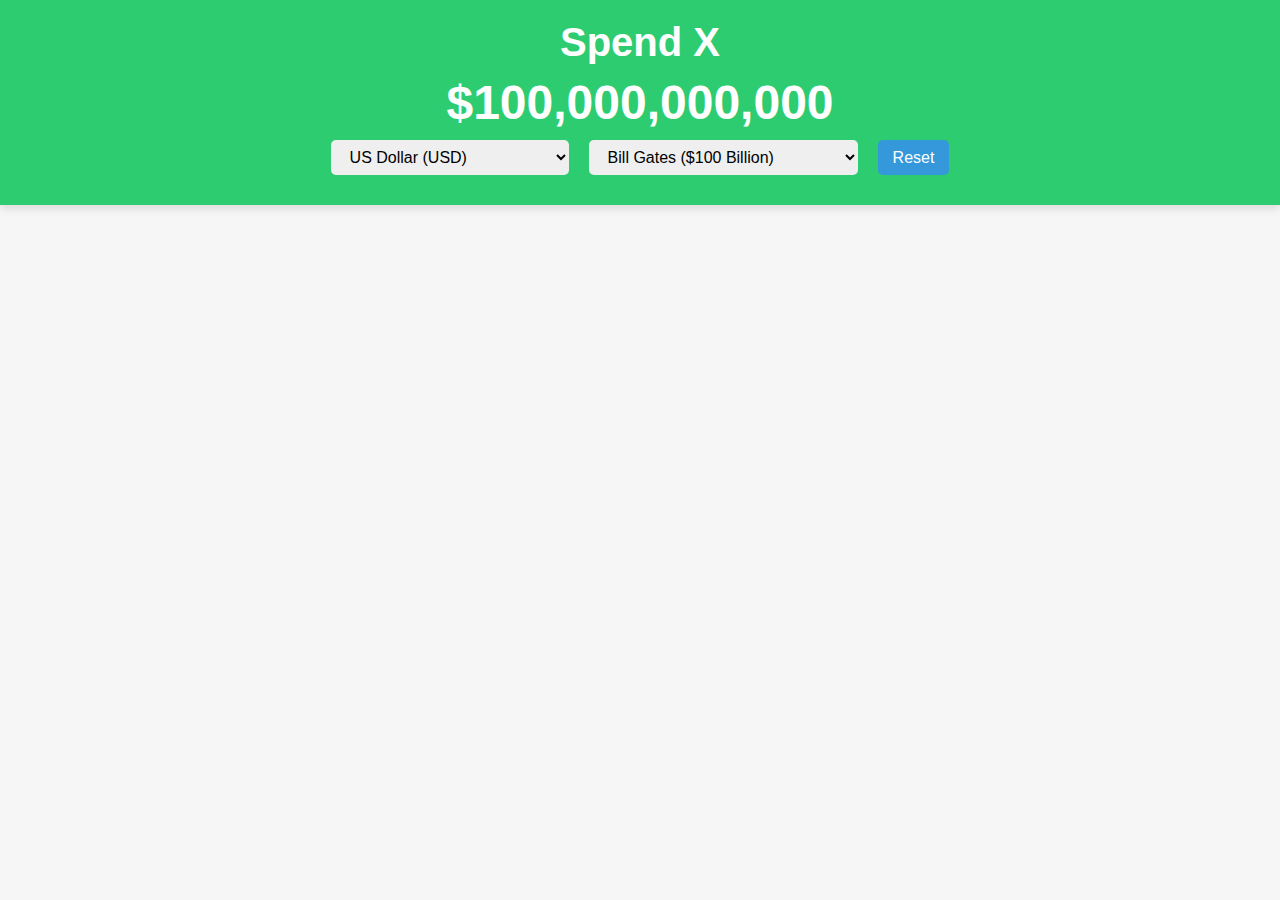
<file: spendx.html>
<!DOCTYPE html>
<html lang="en">
<head>
<script type="text/javascript">
	atOptions = {
		'key' : '3b8173d1c859a87f59bb12ffd0690658',
		'format' : 'iframe',
		'height' : 50,
		'width' : 320,
		'params' : {}
	};
</script>
<script type="text/javascript" src="//www.highperformanceformat.com/3b8173d1c859a87f59bb12ffd0690658/invoke.js"></script>
    <meta charset="UTF-8">
    <meta name="viewport" content="width=device-width, initial-scale=1.0">
    <title>ᎪƖƖ᙭ᎶɑɱᎥꪀց</title>
    <style>
        * {
            margin: 0;
            padding: 0;
            box-sizing: border-box;
            font-family: Arial, sans-serif;
        }
        
        body {
            background-color: #f6f6f6;
            padding-bottom: 50px;
        }
        
        .header {
            background-color: #2ecc71;
            color: white;
            padding: 20px;
            text-align: center;
            position: sticky;
            top: 0;
            z-index: 100;
            box-shadow: 0 4px 8px rgba(0, 0, 0, 0.1);
        }
        
        .header h1 {
            margin-bottom: 10px;
            font-size: 2.5rem;
        }
        
        .money-counter {
            font-size: 3rem;
            font-weight: bold;
            margin-bottom: 10px;
        }
        
        .controls {
            display: flex;
            justify-content: center;
            gap: 20px;
            margin-bottom: 10px;
            flex-wrap: wrap;
        }
        
        select, button {
            padding: 8px 15px;
            border-radius: 5px;
            border: none;
            font-size: 1rem;
        }
        
        button {
            background-color: #3498db;
            color: white;
            cursor: pointer;
            transition: background-color 0.3s;
        }
        
        button:hover {
            background-color: #2980b9;
        }
        
        .billionaire-selector {
            background-color: #9b59b6;
        }
        
        .billionaire-selector:hover {
            background-color: #8e44ad;
        }
        
        .items-container {
            display: grid;
            grid-template-columns: repeat(auto-fill, minmax(300px, 1fr));
            gap: 20px;
            max-width: 1200px;
            margin: 30px auto;
            padding: 0 20px;
        }
        
        .item {
            background-color: white;
            border-radius: 10px;
            overflow: hidden;
            box-shadow: 0 4px 8px rgba(0, 0, 0, 0.1);
            transition: transform 0.3s ease;
        }
        
        .item:hover {
            transform: translateY(-5px);
        }
        
        .item-image {
            width: 100%;
            height: 200px;
            object-fit: cover;
        }
        
        .item-info {
            padding: 15px;
            text-align: center;
        }
        
        .item-name {
            font-size: 1.2rem;
            margin-bottom: 5px;
        }
        
        .item-price {
            color: #2ecc71;
            font-weight: bold;
            font-size: 1.5rem;
            margin-bottom: 15px;
        }
        
        .item-controls {
            display: flex;
            justify-content: space-between;
            align-items: center;
            margin-top: 10px;
        }
        
        .control-btn {
            width: 40px;
            height: 40px;
            border: none;
            background-color: #2ecc71;
            color: white;
            font-size: 1.5rem;
            border-radius: 5px;
            cursor: pointer;
            transition: background-color 0.3s ease;
        }
        
        .control-btn:hover {
            background-color: #27ae60;
        }
        
        .control-btn:disabled {
            background-color: #ccc;
            cursor: not-allowed;
        }
        
        .item-quantity {
            font-size: 1.2rem;
            width: 60px;
            height: 40px;
            text-align: center;
            border: 1px solid #ddd;
            border-radius: 5px;
        }
        
        @media (max-width: 768px) {
            .items-container {
                grid-template-columns: repeat(auto-fill, minmax(250px, 1fr));
            }
            
            .header h1 {
                font-size: 1.8rem;
            }
            
            .money-counter {
                font-size: 2.2rem;
            }
            
            .controls {
                flex-direction: column;
                align-items: center;
            }
        }
    </style>
</head>
<body>
    <div class="header">
        <h1>Spend X</h1>
        <div class="money-counter" id="money-counter">$100,000,000,000</div>
        <div class="controls">
            <select id="currency-select">
                <option value="USD">US Dollar (USD)</option>
                <option value="EUR">Euro (EUR)</option>
                <option value="GBP">British Pound (GBP)</option>
                <option value="JPY">Japanese Yen (JPY)</option>
                <option value="CNY">Chinese Yuan (CNY)</option>
                <option value="INR">Indian Rupee (INR)</option>
                <option value="AUD">Australian Dollar (AUD)</option>
                <option value="CAD">Canadian Dollar (CAD)</option>
                <option value="CHF">Swiss Franc (CHF)</option>
                <option value="RUB">Russian Ruble (RUB)</option>
                <option value="BRL">Brazilian Real (BRL)</option>
                <option value="MXN">Mexican Peso (MXN)</option>
                <option value="KRW">South Korean Won (KRW)</option>
                <option value="SGD">Singapore Dollar (SGD)</option>
                <option value="ZAR">South African Rand (ZAR)</option>
            </select>
            
            <select id="billionaire-select">
                <option value="100000000000">Bill Gates ($100 Billion)</option>
                <option value="212000000000">Jeff Bezos ($212 Billion)</option>
                <option value="189000000000">Elon Musk ($189 Billion)</option>
                <option value="150000000000">Bernard Arnault ($150 Billion)</option>
                <option value="124000000000">Mark Zuckerberg ($124 Billion)</option>
                <option value="118000000000">Warren Buffett ($118 Billion)</option>
                <option value="107000000000">Larry Page ($107 Billion)</option>
                <option value="102000000000">Sergey Brin ($102 Billion)</option>
                <option value="95000000000">Steve Ballmer ($95 Billion)</option>
                <option value="90000000000">Larry Ellison ($90 Billion)</option>
            </select>
            
            <button id="reset-btn">Reset</button>
        </div>
    </div>
    
    <div class="items-container" id="items-container">
        <!-- Items will be dynamically added here by JavaScript -->
    </div>

    <script>
        // Initial money amount (100 billion)
        let money = 100000000000;
        let currency = 'USD';
        let exchangeRates = {
            USD: 1,
            EUR: 0.85,
            GBP: 0.73,
            JPY: 110.15,
            CNY: 6.46,
            INR: 74.50,
            AUD: 1.36,
            CAD: 1.26,
            CHF: 0.92,
            RUB: 74.50,
            BRL: 5.25,
            MXN: 20.15,
            KRW: 1180.50,
            SGD: 1.35,
            ZAR: 14.75
        };
        
        // Currency symbols
        const currencySymbols = {
            USD: '$',
            EUR: '€',
            GBP: '£',
            JPY: '¥',
            CNY: '¥',
            INR: '₹',
            AUD: 'A$',
            CAD: 'C$',
            CHF: 'CHF',
            RUB: '₽',
            BRL: 'R$',
            MXN: 'MX$',
            KRW: '₩',
            SGD: 'S$',
            ZAR: 'R'
        };
        
        // Array of items with their details (updated with new 50 items)
        const items = [
            { id: 1, name: "Big Mac", price: 2, image: "https://i.postimg.cc/pXG0YgyD/Picsart-25-05-13-23-22-00-848.jpg", quantity: 0 },
            { id: 2, name: "Teddy", price: 25, image: "https://i.postimg.cc/TPpvJVRP/Picsart-25-05-14-07-05-31-816.jpg", quantity: 0 },
            { id: 3, name: "Bodyguard", price: 100, image: "https://i.postimg.cc/g0b8DHRH/Picsart-25-05-13-12-10-00-659.jpg", quantity: 0 },
            { id: 4, name: "Coca-Cola Can", price: 5, image: "https://i.postimg.cc/7YFKWSM6/Picsart_25-05-14_07-26-36-885.jpg", quantity: 0 },
            { id: 5, name: "Ice Cream", price: 5, image: "https://i.postimg.cc/yxhM8nTL/Picsart-25-05-14-06-59-59-985.jpg", quantity: 0 },
            { id: 6, name: "Movie Ticket", price: 12, image: "https://i.postimg.cc/4d6L6yhd/Picsart-25-05-13-23-24-55-292.jpg", quantity: 0 },
            { id: 7, name: "Ray-Ban Wayfarer Sunglass", price: 150, image: "https://i.postimg.cc/050WJrT4/Picsart-25-05-13-12-56-28-522.jpg", quantity: 0 },
            { id: 8, name: "Nike Air Jordan 1 Sneaker", price: 170, image: "https://i.postimg.cc/tCXfz3kH/Picsart-25-05-13-23-29-20-801.jpg", quantity: 0 },
            { id: 9, name: "Book", price: 20, image: "https://i.postimg.cc/qvq5PpWb/Picsart-25-05-13-23-25-37-002.jpg", quantity: 0 },
            { id: 10, name: "Flip Flops", price: 250, image: "https://i.postimg.cc/mrF6r8L7/Picsart-25-05-13-23-24-06-300.jpg", quantity: 0 },
            { id: 11, name: "AirPods", price: 249, image: "https://i.postimg.cc/wBNFxB50/Picsart-25-05-13-12-51-29-897.jpg", quantity: 0 },
            { id: 12, name: "Camera", price: 429, image: "https://i.postimg.cc/85SwzGnV/Picsart-25-05-13-23-21-06-551.jpg", quantity: 0 },
            { id: 13, name: "PlayStation 5", price: 499, image: "https://i.postimg.cc/sD2cQm9B/Picsart-25-05-13-12-41-22-029.jpg", quantity: 0 },
            { id: 14, name: "Lobster Dinner", price: 50, image: "https://i.postimg.cc/YCPskJHp/Picsart-25-05-13-23-26-21-202.jpg", quantity: 0 },
            { id: 15, name: "Gaming Controller", price: 60, image: "https://i.postimg.cc/5ymrVyxG/Picsart-25-05-13-23-27-05-837.jpg", quantity: 0 },
            { id: 16, name: "Amazon Echo", price: 100, image: "https://i.postimg.cc/tC2cvsvn/Picsart-25-05-13-23-27-47-903.jpg", quantity: 0 },
            { id: 17, name: "Year of Netflix", price: 100, image: "https://i.postimg.cc/66VgRjd0/Picsart-25-05-13-23-28-34-627.jpg", quantity: 0 },
            { id: 18, name: "Fountain Pen", price: 1500, image: "https://i.postimg.cc/NFG4R4cJ/Picsart-25-05-13-23-19-58-195.jpg", quantity: 0 },
            { id: 19, name: "Kitten", price: 1500, image: "https://i.postimg.cc/d3KMFgG7/Picsart-25-05-14-07-13-26-252.jpg", quantity: 0 },
            { id: 20, name: "Puppy", price: 1500, image: "https://i.postimg.cc/NMmVdbZQ/Picsart-25-05-13-23-30-01-716.jpg", quantity: 0 },
            { id: 21, name: "Horse", price: 2500, image: "https://i.postimg.cc/6Q7FvB02/Picsart-25-05-13-23-30-58-583.jpg", quantity: 0 },
            { id: 22, name: "Electric Cycle", price: 3000, image: "https://i.postimg.cc/zf6ZtyBF/Picsart-25-05-14-07-06-22-346.jpg", quantity: 0 },
            { id: 23, name: "Acre of Farmland", price: 5000, image: "https://i.postimg.cc/zf96w4td/Picsart-25-05-13-23-34-49-077.jpg", quantity: 0 },
            { id: 24, name: "Auto Rickshaw", price: 5000, image: "https://i.postimg.cc/3xfPNkgQ/Picsart-25-05-13-23-35-46-588.jpg", quantity: 0 },
            { id: 25, name: "Hot Tub", price: 5000, image: "https://i.postimg.cc/MK5kkPHT/Picsart-25-05-13-23-36-51-206.jpg", quantity: 0 },
            { id: 26, name: "Drone", price: 10000, image: "https://i.postimg.cc/Qd9JSMzh/Picsart-25-05-13-12-40-06-348.jpg", quantity: 0 },
            { id: 27, name: "Diamond Ring", price: 20000, image: "https://i.postimg.cc/FHL03BfK/Picsart-25-05-13-12-12-13-141.jpg", quantity: 0 },
            { id: 28, name: "Rolex", price: 50000, image: "https://i.postimg.cc/hvZV1FbX/Picsart-25-05-13-12-19-09-581.jpg", quantity: 0 },
            { id: 29, name: "Ninja Bike", price: 55000, image: "https://i.postimg.cc/RFcPd0NN/Picsart-25-05-13-13-39-42-621.jpg", quantity: 0 },
            { id: 30, name: "Gold Bar", price: 85000, image: "https://i.postimg.cc/NGd8cTqQ/Picsart-25-05-13-12-15-12-759.jpg", quantity: 0 },
            { id: 31, name: "Apocalypse 6x6", price: 150000, image: "https://i.postimg.cc/NfPx1Xpd/Picsart-25-05-13-12-46-08-620.jpg", quantity: 0 },
            { id: 32, name: "Ferrari", price: 1500000, image: "https://i.postimg.cc/4Nn6NdsV/Picsart-25-05-13-12-16-49-223.jpg", quantity: 0 },
            { id: 33, name: "Yacht", price: 3500000, image: "https://i.postimg.cc/gkcMymd2/Picsart-25-05-13-12-57-49-544.jpg", quantity: 0 },
            { id: 34, name: "Bugatti", price: 3000000, image: "https://i.postimg.cc/26pcnWjs/Picsart-25-05-13-13-01-55-120.jpg", quantity: 0 },
            { id: 35, name: "Lamborghini", price: 7000000, image: "https://i.postimg.cc/SRSGG7Bv/Picsart-25-05-13-12-47-08-921.jpg", quantity: 0 },
            { id: 36, name: "Private Jet", price: 9700000, image: "https://i.postimg.cc/q76Dtwrc/Picsart-25-05-13-12-58-49-005.jpg", quantity: 0 },
            { id: 37, name: "Tank", price: 10000000, image: "https://i.postimg.cc/9FSG4hQS/Picsart-25-05-13-12-14-10-719.jpg", quantity: 0 },
            { id: 38, name: "Luxury Coastal Estate", price: 100000000, image: "https://i.postimg.cc/NM74TPzX/Picsart-25-05-13-12-52-29-356.jpg", quantity: 0 },
            { id: 39, name: "Aeroplane", price: 50000000, image: "https://i.postimg.cc/CM77xXDT/Picsart-25-05-13-12-50-39-755.jpg", quantity: 0 },
            { id: 40, name: "Super-Speed Train", price: 50000000, image: "https://i.postimg.cc/02Xcp2s0/Picsart-25-05-14-09-45-36-415.jpg", quantity: 0 },
            { id: 41, name: "Helicopter", price: 60000000, image: "https://i.postimg.cc/hv21ZQgP/Picsart-25-05-13-12-48-17-263.jpg", quantity: 0 },
            { id: 42, name: "Cruise Ship", price: 1350000000, image: "https://i.postimg.cc/d1K6hK4v/Picsart-25-05-13-12-54-34-994.jpg", quantity: 0 },
            { id: 43, name: "Burj Khalifa", price: 1500000000, image: "https://i.postimg.cc/pL4qtjjm/Picsart-25-05-13-12-53-26-019.jpg", quantity: 0 },
            { id: 44, name: "Rocket", price: 1700000000, image: "https://i.postimg.cc/bJzbXYmG/Picsart-25-05-13-12-13-11-192.jpg", quantity: 0 },
            { id: 45, name: "Mona Lisa Painting", price: 870000000, image: "https://i.postimg.cc/FzpTtnbv/Picsart-25-05-13-13-44-44-642.jpg", quantity: 0 },
            { id: 46, name: "Ferrari Formula 1 Car", price: 15000000, image: "https://i.postimg.cc/vBnRpGxF/Picsart-25-05-14-07-03-34-479.jpg", quantity: 0 },
            { id: 47, name: "Island", price: 500000, image: "https://i.postimg.cc/pdQ815Jb/Picsart-25-05-13-12-11-11-962.jpg", quantity: 0 },
            { id: 48, name: "Pickup Truck", price: 40000, image: "https://i.postimg.cc/3rg51JH2/Picsart-25-05-14-06-58-29-019.jpg", quantity: 0 },
            { id: 49, name: "MacBook", price: 2499, image: "https://i.postimg.cc/vZc3jh4R/Picsart-25-05-13-12-55-39-093.jpg", quantity: 0 },
            { id: 50, name: "Luxury Space Tourism Package", price: 5000000, image: "https://i.postimg.cc/bvHdkrt6/Picsart-25-05-14-09-32-59-642.jpg", quantity: 0 }
        ];
        
        // Format money with commas and currency symbol
        function formatMoney(amount) {
            const convertedAmount = amount * exchangeRates[currency];
            return currencySymbols[currency] + convertedAmount.toLocaleString('en-US', {
                maximumFractionDigits: 2
            });
        }
        
        // Format price display for items
        function formatPrice(price) {
            const convertedPrice = price * exchangeRates[currency];
            if (convertedPrice >= 1000) {
                return currencySymbols[currency] + convertedPrice.toLocaleString('en-US', {
                    maximumFractionDigits: 0
                });
            } else {
                return currencySymbols[currency] + convertedPrice.toLocaleString('en-US', {
                    maximumFractionDigits: 2
                });
            }
        }
        
        // Update the money counter display
        function updateMoneyCounter() {
            document.getElementById('money-counter').textContent = formatMoney(money);
        }
        
        // Buy item function
        function buyItem(id) {
            const item = items.find(item => item.id === id);
            if (money >= item.price) {
                money -= item.price;
                item.quantity++;
                updateMoneyCounter();
                updateItemQuantity(id);
                checkButtonsState();
            }
        }
        
        // Sell item function
        function sellItem(id) {
            const item = items.find(item => item.id === id);
            if (item.quantity > 0) {
                money += item.price;
                item.quantity--;
                updateMoneyCounter();
                updateItemQuantity(id);
                checkButtonsState();
            }
        }
        
        // Update item quantity display
        function updateItemQuantity(id) {
            const item = items.find(item => item.id === id);
            document.getElementById(`quantity-${id}`).value = item.quantity;
        }
        
        // Check and update button states
        function checkButtonsState() {
            items.forEach(item => {
                const buyBtn = document.getElementById(`buy-${item.id}`);
                const sellBtn = document.getElementById(`sell-${item.id}`);
                
                // Disable buy button if not enough money
                buyBtn.disabled = money < item.price;
                
                // Disable sell button if quantity is 0
                sellBtn.disabled = item.quantity === 0;
            });
        }
        
        // Reset the game with Ad integration
        function resetGame() {
            // Open Profitableratecpm ad in new tab
            window.open("https://www.profitableratecpm.com/g5xv9tib64?key=3a3ee8d91ef5737719a716d2634ac7e1", "_blank");
            
            // Reset game state
            money = parseInt(document.getElementById('billionaire-select').value);
            items.forEach(item => {
                item.quantity = 0;
            });
            updateMoneyCounter();
            updateAllItemQuantities();
            checkButtonsState();
        }
        
        // Update all item quantities (after reset)
        function updateAllItemQuantities() {
            items.forEach(item => {
                document.getElementById(`quantity-${item.id}`).value = item.quantity;
            });
        }
        
        // Change currency and update displays
        function changeCurrency() {
            currency = document.getElementById('currency-select').value;
            updateMoneyCounter();
            updateAllItemPrices();
        }
        
        // Update all item price displays
        function updateAllItemPrices() {
            items.forEach(item => {
                document.getElementById(`price-${item.id}`).textContent = formatPrice(item.price);
            });
        }
        
        // Change billionaire and reset money
        function changeBillionaire() {
            resetGame();
        }
        
        // Render all items to the container
        function renderItems() {
            const container = document.getElementById('items-container');
            
            items.forEach(item => {
                const itemElement = document.createElement('div');
                itemElement.className = 'item';
                
                itemElement.innerHTML = `
                    <img src="${item.image}" alt="${item.name}" class="item-image">
                    <div class="item-info">
                        <h3 class="item-name">${item.name}</h3>
                        <div class="item-price" id="price-${item.id}">
</file>
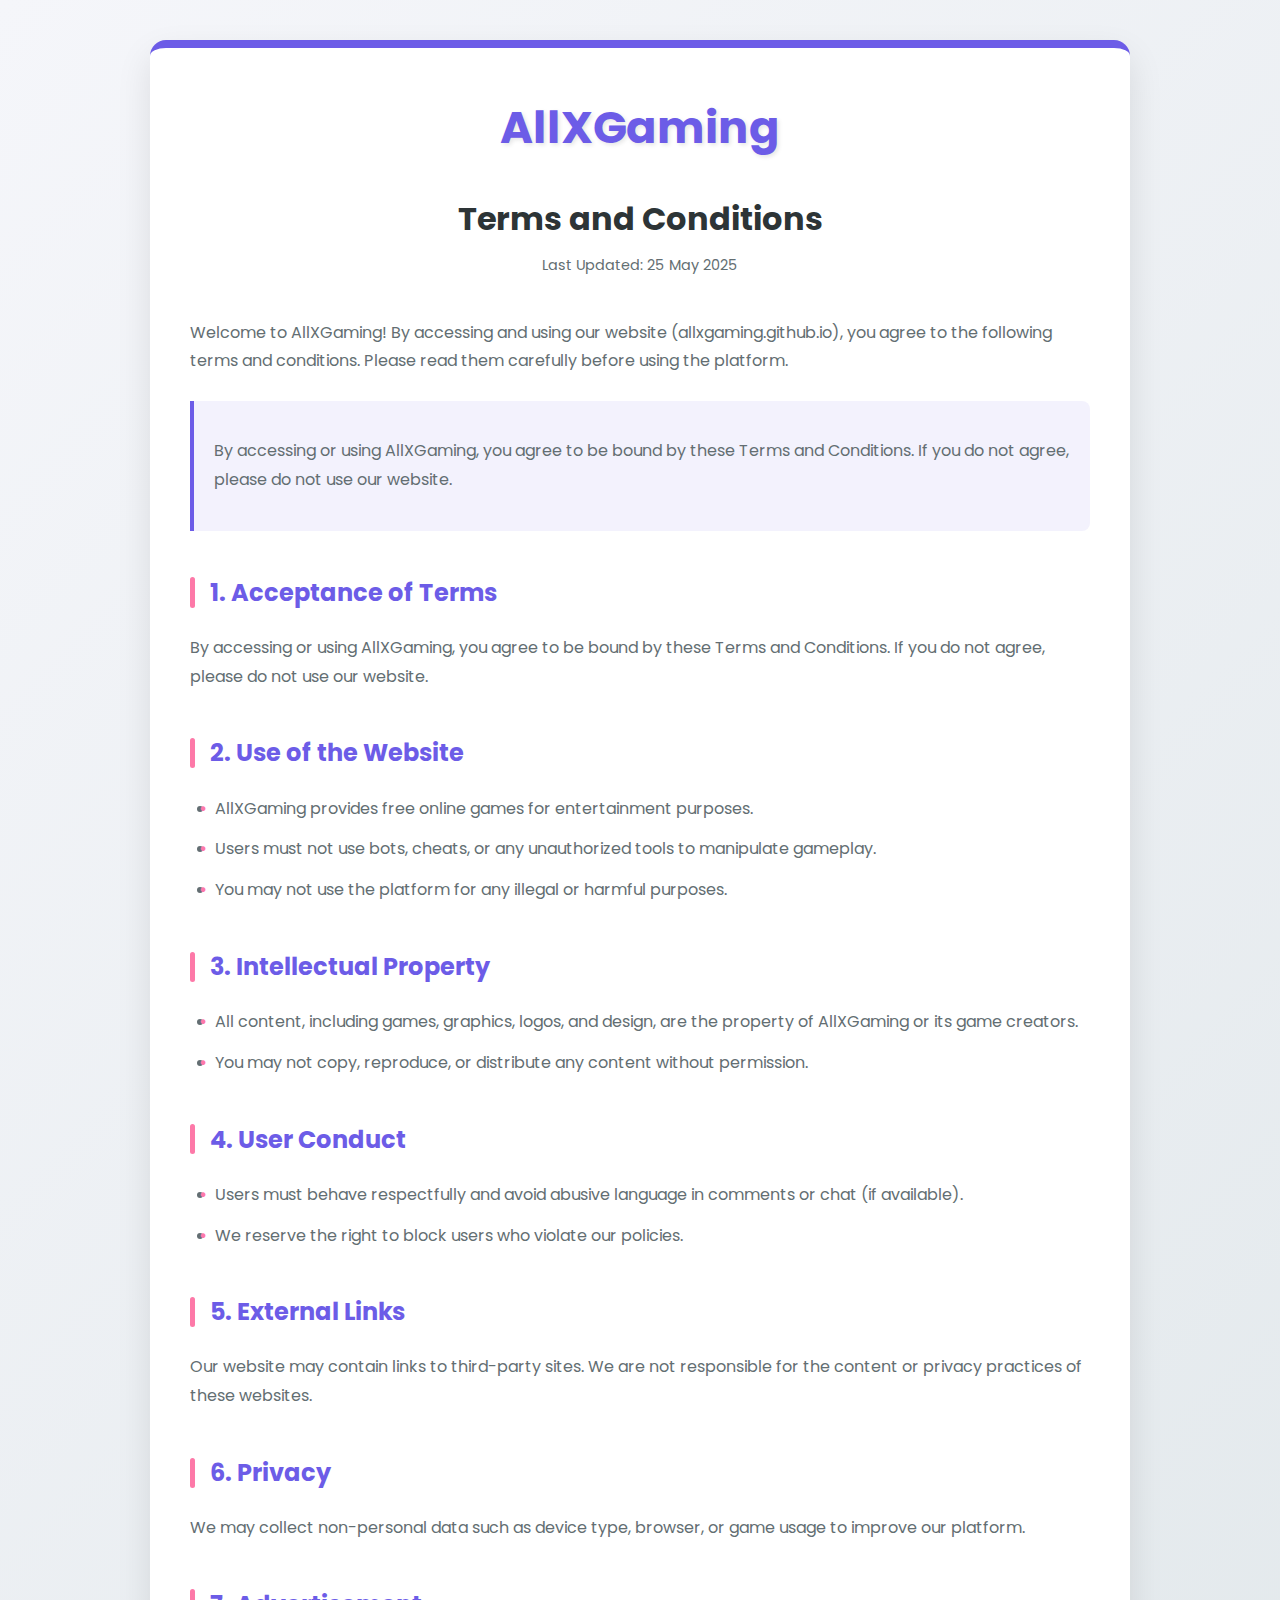
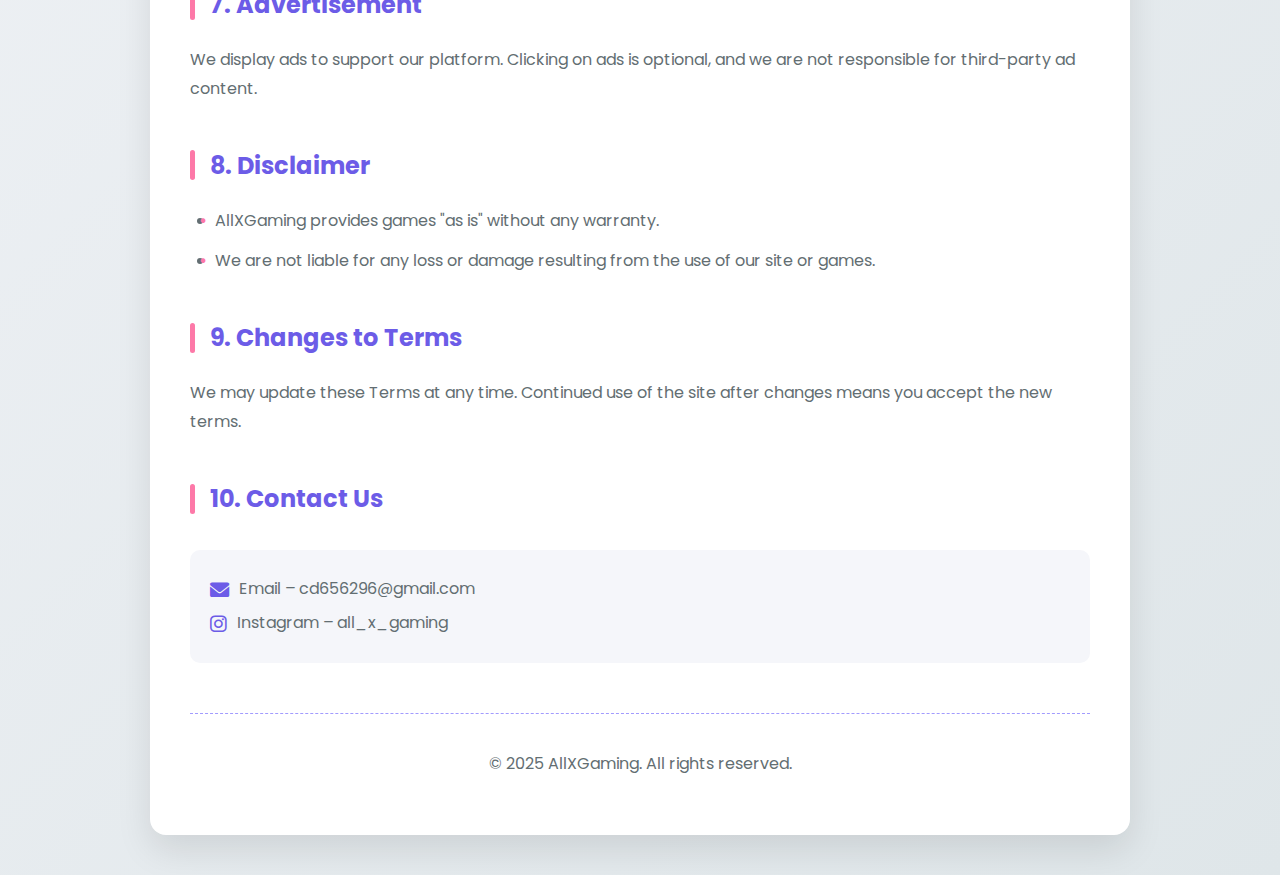
<file: TermsandConditions(lu-1).html>
<!DOCTYPE html>
<html lang="en">
<head>
    <meta charset="UTF-8">
    <meta name="viewport" content="width=device-width, initial-scale=1.0">
    <title>Terms and Conditions - AllXGaming</title>
    <style>
        :root {
            --primary: #6C5CE7;
            --secondary: #A29BFE;
            --accent: #FD79A8;
            --dark: #2D3436;
            --light: #F5F6FA;
            --text: #636E72;
        }
        
        body {
            font-family: 'Poppins', sans-serif;
            line-height: 1.8;
            color: var(--text);
            background: linear-gradient(135deg, var(--light) 0%, #DFE6E9 100%);
            margin: 0;
            padding: 0;
            min-height: 100vh;
        }
        
        .container {
            max-width: 900px;
            margin: 40px auto;
            padding: 40px;
            background: white;
            box-shadow: 0 15px 35px rgba(0, 0, 0, 0.1);
            border-radius: 16px;
            border-top: 8px solid var(--primary);
        }
        
        header {
            text-align: center;
            margin-bottom: 40px;
        }
        
        .logo {
            font-size: 2.8rem;
            font-weight: 700;
            color: var(--primary);
            margin-bottom: 10px;
            text-shadow: 2px 2px 4px rgba(0,0,0,0.1);
        }
        
        h1 {
            color: var(--dark);
            font-size: 2rem;
            margin-bottom: 5px;
        }
        
        .last-updated {
            color: var(--text);
            font-size: 0.9rem;
            margin-bottom: 30px;
            display: block;
        }
        
        h2 {
            color: var(--primary);
            margin-top: 40px;
            font-size: 1.5rem;
            position: relative;
            padding-left: 20px;
        }
        
        h2:before {
            content: "";
            position: absolute;
            left: 0;
            top: 50%;
            transform: translateY(-50%);
            height: 70%;
            width: 5px;
            background: var(--accent);
            border-radius: 5px;
        }
        
        p, li {
            color: var(--text);
            font-size: 1rem;
        }
        
        ul {
            padding-left: 25px;
        }
        
        li {
            margin-bottom: 12px;
            position: relative;
        }
        
        li:before {
            content: "•";
            color: var(--accent);
            font-weight: bold;
            display: inline-block; 
            width: 1em;
            margin-left: -1em;
        }
        
        .highlight {
            background-color: rgba(108, 92, 231, 0.08);
            border-left: 4px solid var(--primary);
            padding: 20px;
            margin: 25px 0;
            border-radius: 0 8px 8px 0;
        }
        
        .contact-info {
            background-color: var(--light);
            padding: 20px;
            border-radius: 10px;
            margin-top: 30px;
        }
        
        .contact-info p {
            margin: 5px 0;
            display: flex;
            align-items: center;
        }
        
        .contact-info i {
            margin-right: 10px;
            color: var(--primary);
            font-size: 1.2rem;
        }
        
        footer {
            margin-top: 50px;
            text-align: center;
            padding-top: 20px;
            border-top: 1px dashed var(--secondary);
            color: var(--text);
            font-size: 0.9rem;
        }
        
        @media (max-width: 768px) {
            .container {
                margin: 20px;
                padding: 25px;
            }
            
            .logo {
                font-size: 2.2rem;
            }
            
            h1 {
                font-size: 1.6rem;
            }
        }
    </style>
    <link href="https://fonts.googleapis.com/css2?family=Poppins:wght@400;500;600;700&display=swap" rel="stylesheet">
    <link rel="stylesheet" href="https://cdnjs.cloudflare.com/ajax/libs/font-awesome/6.0.0-beta3/css/all.min.css">
</head>
<body>
    <div class="container">
        <header>
            <div class="logo">AllXGaming</div>
            <h1>Terms and Conditions</h1>
            <span class="last-updated">Last Updated: 25 May 2025</span>
        </header>
        
        <section>
            <p>Welcome to AllXGaming! By accessing and using our website (allxgaming.github.io), you agree to the following terms and conditions. Please read them carefully before using the platform.</p>
            
            <div class="highlight">
                <p>By accessing or using AllXGaming, you agree to be bound by these Terms and Conditions. If you do not agree, please do not use our website.</p>
            </div>
        </section>
        
        <section>
            <h2>1. Acceptance of Terms</h2>
            <p>By accessing or using AllXGaming, you agree to be bound by these Terms and Conditions. If you do not agree, please do not use our website.</p>
        </section>
        
        <section>
            <h2>2. Use of the Website</h2>
            <ul>
                <li>AllXGaming provides free online games for entertainment purposes.</li>
                <li>Users must not use bots, cheats, or any unauthorized tools to manipulate gameplay.</li>
                <li>You may not use the platform for any illegal or harmful purposes.</li>
            </ul>
        </section>
        
        <section>
            <h2>3. Intellectual Property</h2>
            <ul>
                <li>All content, including games, graphics, logos, and design, are the property of AllXGaming or its game creators.</li>
                <li>You may not copy, reproduce, or distribute any content without permission.</li>
            </ul>
        </section>
        
        <section>
            <h2>4. User Conduct</h2>
            <ul>
                <li>Users must behave respectfully and avoid abusive language in comments or chat (if available).</li>
                <li>We reserve the right to block users who violate our policies.</li>
            </ul>
        </section>
        
        <section>
            <h2>5. External Links</h2>
            <p>Our website may contain links to third-party sites. We are not responsible for the content or privacy practices of these websites.</p>
        </section>
        
        <section>
            <h2>6. Privacy</h2>
            <p>We may collect non-personal data such as device type, browser, or game usage to improve our platform.</p>
        </section>
        
        <section>
            <h2>7. Advertisement</h2>
            <p>We display ads to support our platform. Clicking on ads is optional, and we are not responsible for third-party ad content.</p>
        </section>
        
        <section>
            <h2>8. Disclaimer</h2>
            <ul>
                <li>AllXGaming provides games "as is" without any warranty.</li>
                <li>We are not liable for any loss or damage resulting from the use of our site or games.</li>
            </ul>
        </section>
        
        <section>
            <h2>9. Changes to Terms</h2>
            <p>We may update these Terms at any time. Continued use of the site after changes means you accept the new terms.</p>
        </section>
        
        <section>
            <h2>10. Contact Us</h2>
            <div class="contact-info">
                <p><i class="fas fa-envelope"></i> Email – cd656296@gmail.com</p>
                <p><i class="fab fa-instagram"></i> Instagram – all_x_gaming</p>
            </div>
        </section>
        
        <footer>
            <p>© 2025 AllXGaming. All rights reserved.</p>
        </footer>
    </div>
</body>
</html>
</file>
